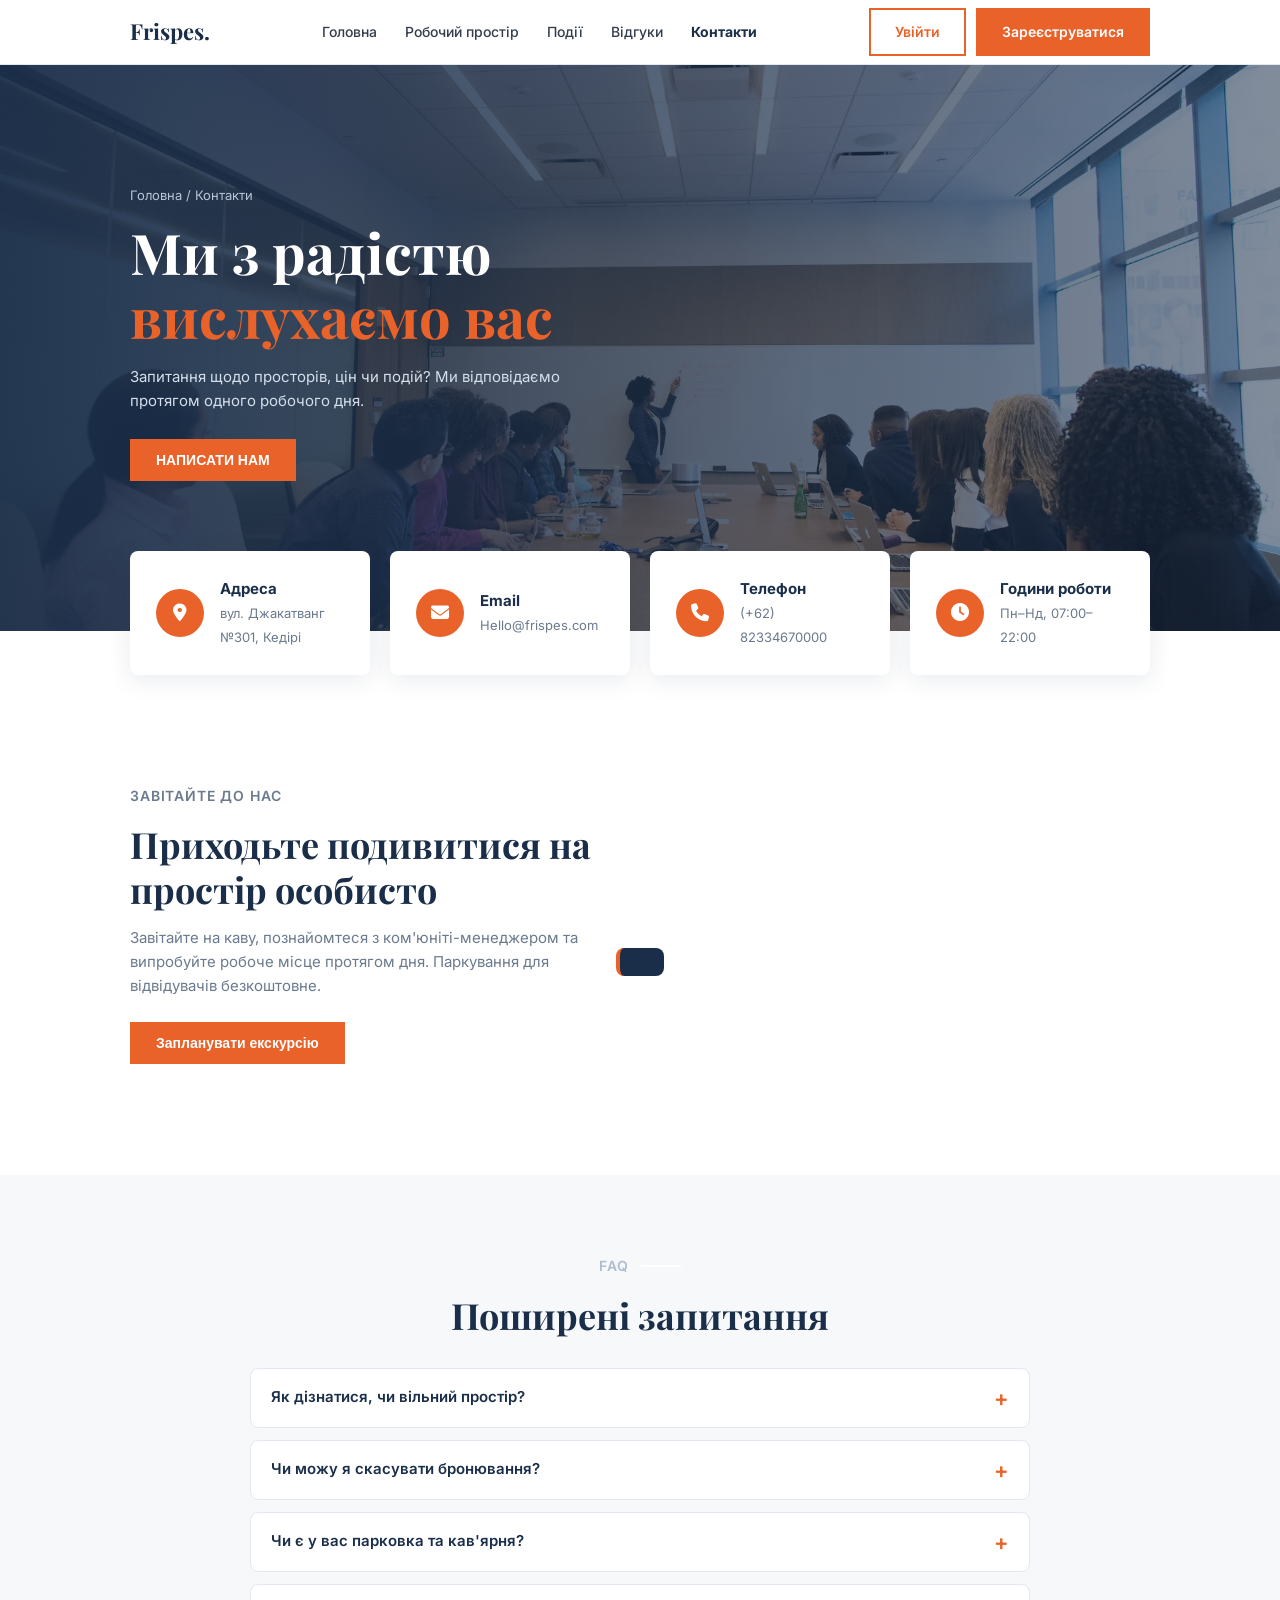
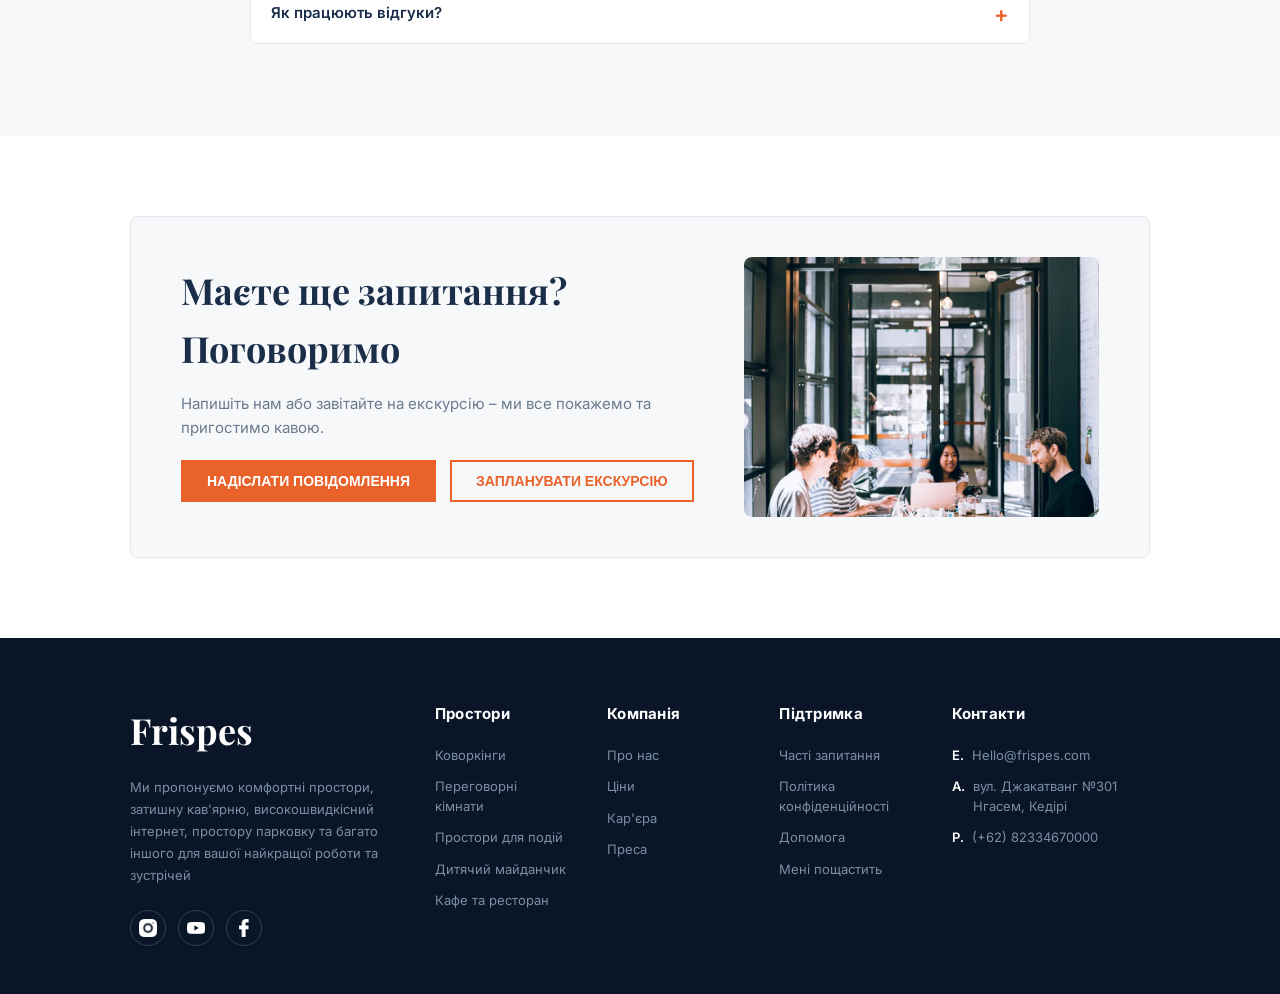
<file: contact.html>
<!doctype html>
<html lang="uk">
  <head>
    <meta charset="UTF-8" />
    <meta name="viewport" content="width=device-width, initial-scale=1.0" />
    <title>Контакти – Frispes</title>
    <meta name="description" content="Зв'яжіться з Frispes: напишіть нам, запишіться на екскурсію коворкінгом або знайдіть відповіді на поширені запитання про бронювання." />
    <link rel="stylesheet" href="style.css" />
    <link rel="stylesheet" href="pages.css" />
    <link
      rel="stylesheet"
      href="https://cdnjs.cloudflare.com/ajax/libs/font-awesome/6.5.0/css/all.min.css"
    />
    <link
      href="https://fonts.googleapis.com/css2?family=Inter:wght@400;500;600;700&family=Playfair+Display:wght@700&display=swap"
      rel="stylesheet"
    />
  </head>
  <body>
    <!-- HEADER / NAV -->
    <header class="header" id="header">
      <div class="container header__inner">
        <a href="index.html" class="logo">Frispes.</a>
        <nav class="nav">
          <ul class="nav__list">
            <li><a href="index.html" class="nav__link">Головна</a></li>
            <li><a href="workspace.html" class="nav__link">Робочий простір</a></li>
            <li><a href="events.html" class="nav__link">Події</a></li>
            <li><a href="index.html#reviews" class="nav__link">Відгуки</a></li>
            <li><a href="contact.html" class="nav__link active">Контакти</a></li>
          </ul>
        </nav>
        <div class="header__actions">
          <a href="404.html" class="btn btn--ghost">Увійти</a>
          <a href="contact.html" class="btn btn--primary">Зареєструватися</a>
        </div>
        <button class="burger" id="burger" aria-label="Переключити меню" aria-expanded="false">
          <span></span><span></span><span></span>
        </button>
      </div>
    </header>
    <!-- MOBILE NAV -->
    <div class="mobile-nav" id="mobileNav">
      <ul class="mobile-nav__list">
        <li><a href="index.html" class="mobile-nav__link">Головна</a></li>
        <li><a href="workspace.html" class="mobile-nav__link">Робочий простір</a></li>
        <li><a href="events.html" class="mobile-nav__link">Події</a></li>
        <li><a href="index.html#reviews" class="mobile-nav__link">Відгуки</a></li>
        <li><a href="contact.html" class="mobile-nav__link">Контакти</a></li>
        <li class="mobile-nav__actions">
          <a href="404.html" class="btn btn--ghost">Увійти</a>
          <a href="contact.html" class="btn btn--primary">Зареєструватися</a>
        </li>
      </ul>
    </div>
    <!-- MAIN -->
    <main>
      <!-- HERO -->
      <section class="ph" style="background-image: url(images/immersive4.png)">
        <div class="container">
          <p class="crumbs"><a href="index.html">Головна</a> / Контакти</p>
          <h1>Ми з радістю <span class="accent">вислухаємо вас</span></h1>
          <p class="lead">
            Запитання щодо просторів, цін чи подій? Ми відповідаємо протягом одного робочого дня.
          </p>
          <button class="btn btn--primary" data-open="m-msg">НАПИСАТИ НАМ</button>
        </div>
      </section>
      <!-- INFO CARDS -->
      <div class="container infos">
        <div class="info">
          <div class="ico"><i class="fa-solid fa-location-dot"></i></div>
          <div><strong>Адреса</strong><span>вул. Джакатванг №301, Кедірі</span></div>
        </div>
        <div class="info">
          <div class="ico"><i class="fa-solid fa-envelope"></i></div>
          <div><strong>Email</strong><span>Hello@frispes.com</span></div>
        </div>
        <div class="info">
          <div class="ico"><i class="fa-solid fa-phone"></i></div>
          <div><strong>Телефон</strong><span>(+62) 82334670000</span></div>
        </div>
        <div class="info">
          <div class="ico"><i class="fa-solid fa-clock"></i></div>
          <div><strong>Години роботи</strong><span>Пн–Нд, 07:00–22:00</span></div>
        </div>
      </div>
      <!-- SECTION -->
      <section class="sec">
        <div class="container splitx">
          <div>
            <p class="eyebrow">Завітайте до нас <span class="eyebrow__line"></span></p>
            <h2 class="section-title">Приходьте подивитися на простір особисто</h2>
            <p style="margin: 14px 0; color: var(--muted)">
              Завітайте на каву, познайомтеся з ком'юніті-менеджером та випробуйте робоче місце протягом дня. Паркування для відвідувачів безкоштовне.
            </p>
            <button class="btn btn--primary" data-open="m-tour">Запланувати екскурсію</button>
          </div>
          <iframe
            class="map"
            title="Карта"
            loading="lazy"
            src="https://www.openstreetmap.org/export/embed.html?bbox=111.95,-7.85,112.05,-7.78&amp;layer=mapnik"
          ></iframe>
        </div>
      </section>
      <!-- LIGHT SECTION -->
      <section class="sec sec--light" id="faq">
        <div class="container">
          <div class="center">
            <p class="eyebrow">FAQ <span class="eyebrow__line"></span></p>
            <h2 class="section-title">Поширені запитання</h2>
          </div>
          <div class="acc">
            <div class="acc__i">
              <button class="acc__q">Як дізнатися, чи вільний простір?</button>
              <div class="acc__a">
                <p>
                  Відкрийте розділ «Робочий простір», оберіть місце та дату у формі бронювання – ми підтвердимо доступність електронною поштою протягом кількох годин.
                </p>
              </div>
            </div>
            <div class="acc__i">
              <button class="acc__q">Чи можу я скасувати бронювання?</button>
              <div class="acc__a"><p>Так, безкоштовно за 24 години до початку.</p></div>
            </div>
            <div class="acc__i">
              <button class="acc__q">Чи є у вас парковка та кав'ярня?</button>
              <div class="acc__a">
                <p>І те, і інше: парковка під охороною та затишна кав'ярня з безкоштовною кавою для резидентів.</p>
              </div>
            </div>
            <div class="acc__i">
              <button class="acc__q">Як працюють відгуки?</button>
              <div class="acc__a">
                <p>Після вашого візиту ви отримаєте короткий лист із посиланням для оцінки простору.</p>
              </div>
            </div>
          </div>
        </div>
      </section>
      <!-- SECTION -->
      <section class="sec">
        <div class="container">
          <!-- CTA: light card with photo on the right -->
          <div class="cta cta--light">
            <div class="cta__text">
              <h2>Маєте ще запитання? Поговоримо</h2>
              <p>Напишіть нам або завітайте на екскурсію – ми все покажемо та пригостимо кавою.</p>
              <button class="btn btn--primary" data-open="m-msg">НАДІСЛАТИ ПОВІДОМЛЕННЯ</button>
              <button class="btn btn--ghost" data-open="m-tour">ЗАПЛАНУВАТИ ЕКСКУРСІЮ</button>
            </div>
            <div class="pic">
              <img src="images/immersive2.png" alt="Команда Frispes" />
            </div>
          </div>
        </div>
      </section>
      <!-- MODAL -->
      <div class="modal" id="m-msg">
        <form
          id="contactForm"
          class="formbox"
          data-form
          data-ok="Дякуємо! Повідомлення надіслано."
          novalidate
        >
          <button type="button" class="mx">&times;</button>
          <h3>Надіслати нам повідомлення</h3>
          <div class="row">
            <div class="field">
              <label for="cn">Ім'я</label
              ><input
                id="cn"
                name="cn"
                type="text"
                placeholder="Ваше ім'я"
                data-v="required,min:3"
              /><span class="msg"></span>
            </div>
            <div class="field">
              <label for="ce">Email</label
              ><input
                id="ce"
                name="ce"
                type="email"
                placeholder="you@company.com"
                data-v="required,email"
              /><span class="msg"></span>
            </div>
          </div>
          <div class="field">
            <label for="ct">Тема</label
            ><select id="ct" data-v="required">
              <option value="">Оберіть тему…</option>
              <option>Бронювання</option>
              <option>Ціни</option>
              <option>Події</option>
              <option>Партнерство</option></select
            ><span class="msg"></span>
          </div>
          <div class="field">
            <label for="msgText">Повідомлення</label
            ><textarea
              id="msgText"
              maxlength="500"
              data-v="required,min:10"
              placeholder="Чим ми можемо допомогти?"
            ></textarea
            ><span class="msg"></span><span class="hint" id="cnt">0 / 500</span>
          </div>
          <button class="btn btn--primary btn--full" type="submit">НАДІСЛАТИ ПОВІДОМЛЕННЯ</button>
        </form>
      </div>
      <!-- MODAL -->
      <div class="modal" id="m-tour">
        <form
          class="formbox"
          data-form
          data-ok="Екскурсію заплановано! Ми зателефонуємо."
          novalidate
        >
          <button type="button" class="mx">&times;</button>
          <h3>Запланувати екскурсію</h3>
          <div class="field">
            <label for="tn">Ім'я</label
            ><input
              id="tn"
              name="tn"
              type="text"
              placeholder="Ваше ім'я"
              data-v="required,min:3"
            /><span class="msg"></span>
          </div>
          <div class="field">
            <label for="tp">Телефон</label
            ><input id="tp" name="tp" type="tel" placeholder="+62 …" data-v="required,min:7" /><span
              class="msg"
            ></span>
          </div>
          <div class="field">
            <label for="td">Дата</label
            ><input id="td" name="td" type="date" data-v="future" /><span
              class="msg"
            ></span>
          </div>
          <button class="btn btn--primary btn--full" type="submit">ЗАБРОНЮВАТИ ЕКСКУРСІЮ</button>
        </form>
      </div>
    </main>
    <!-- FOOTER -->
    <footer class="footer">
      <div class="container footer__inner">
        <div class="footer__brand">
          <a href="index.html" class="logo logo--white">Frispes</a>
          <p>Ми пропонуємо комфортні простори, затишну кав'ярню, високошвидкісний інтернет, простору парковку та багато іншого для вашої найкращої роботи та зустрічей</p>
          <div class="footer__socials">
            <a href="https://www.instagram.com/" target="_blank" rel="noopener noreferrer" aria-label="Instagram" class="footer__social-link">
              <img src="images/instagramicon.png" alt="Instagram">
            </a>
            <a href="https://www.youtube.com/" target="_blank" rel="noopener noreferrer" aria-label="YouTube" class="footer__social-link">
              <img src="images/youtubeicon.png" alt="YouTube">
            </a>
            <a href="https://www.facebook.com/" target="_blank" rel="noopener noreferrer" aria-label="Facebook" class="footer__social-link">
              <img src="images/facebookicon.png" alt="Facebook">
            </a>
          </div>
        </div>

        <div class="footer__col">
          <h3>Простори</h3>
          <ul>
            <li><a href="workspace.html">Коворкінги</a></li>
            <li><a href="workspace.html">Переговорні кімнати</a></li>
            <li><a href="events.html">Простори для подій</a></li>
            <li><a href="index.html#facilities">Дитячий майданчик</a></li>
            <li><a href="index.html#facilities">Кафе та ресторан</a></li>
          </ul>
        </div>
        <div class="footer__col">
          <h3>Компанія</h3>
          <ul>
            <li><a href="index.html#about">Про нас</a></li>
            <li><a href="workspace.html#pricing">Ціни</a></li>
            <li>Кар'єра</li>
            <li>Преса</li>
          </ul>
        </div>
        <div class="footer__col">
          <h3>Підтримка</h3>
          <ul>
            <li><a href="contact.html#faq">Часті запитання</a></li>
            <li>Політика конфіденційності</li>
            <li><a href="contact.html#faq">Допомога</a></li>
            <li><a href="workspace.html" id="luckyLink">Мені пощастить</a></li>
          </ul>
        </div>
        <div class="footer__col">
          <h3>Контакти</h3>
          <ul class="footer__contact">
            <li><span class="contact-label">E.</span> Hello@frispes.com</li>
            <li><span class="contact-label">A.</span> вул. Джакатванг №301 Нгасем, Кедірі</li>
            <li><span class="contact-label">P.</span> (+62) 82334670000</li>
          </ul>
        </div>
      </div>
    </footer>
    <div class="toast" id="toast"></div>
    <script src="pages.js"></script>
  </body>
</html>
</file>
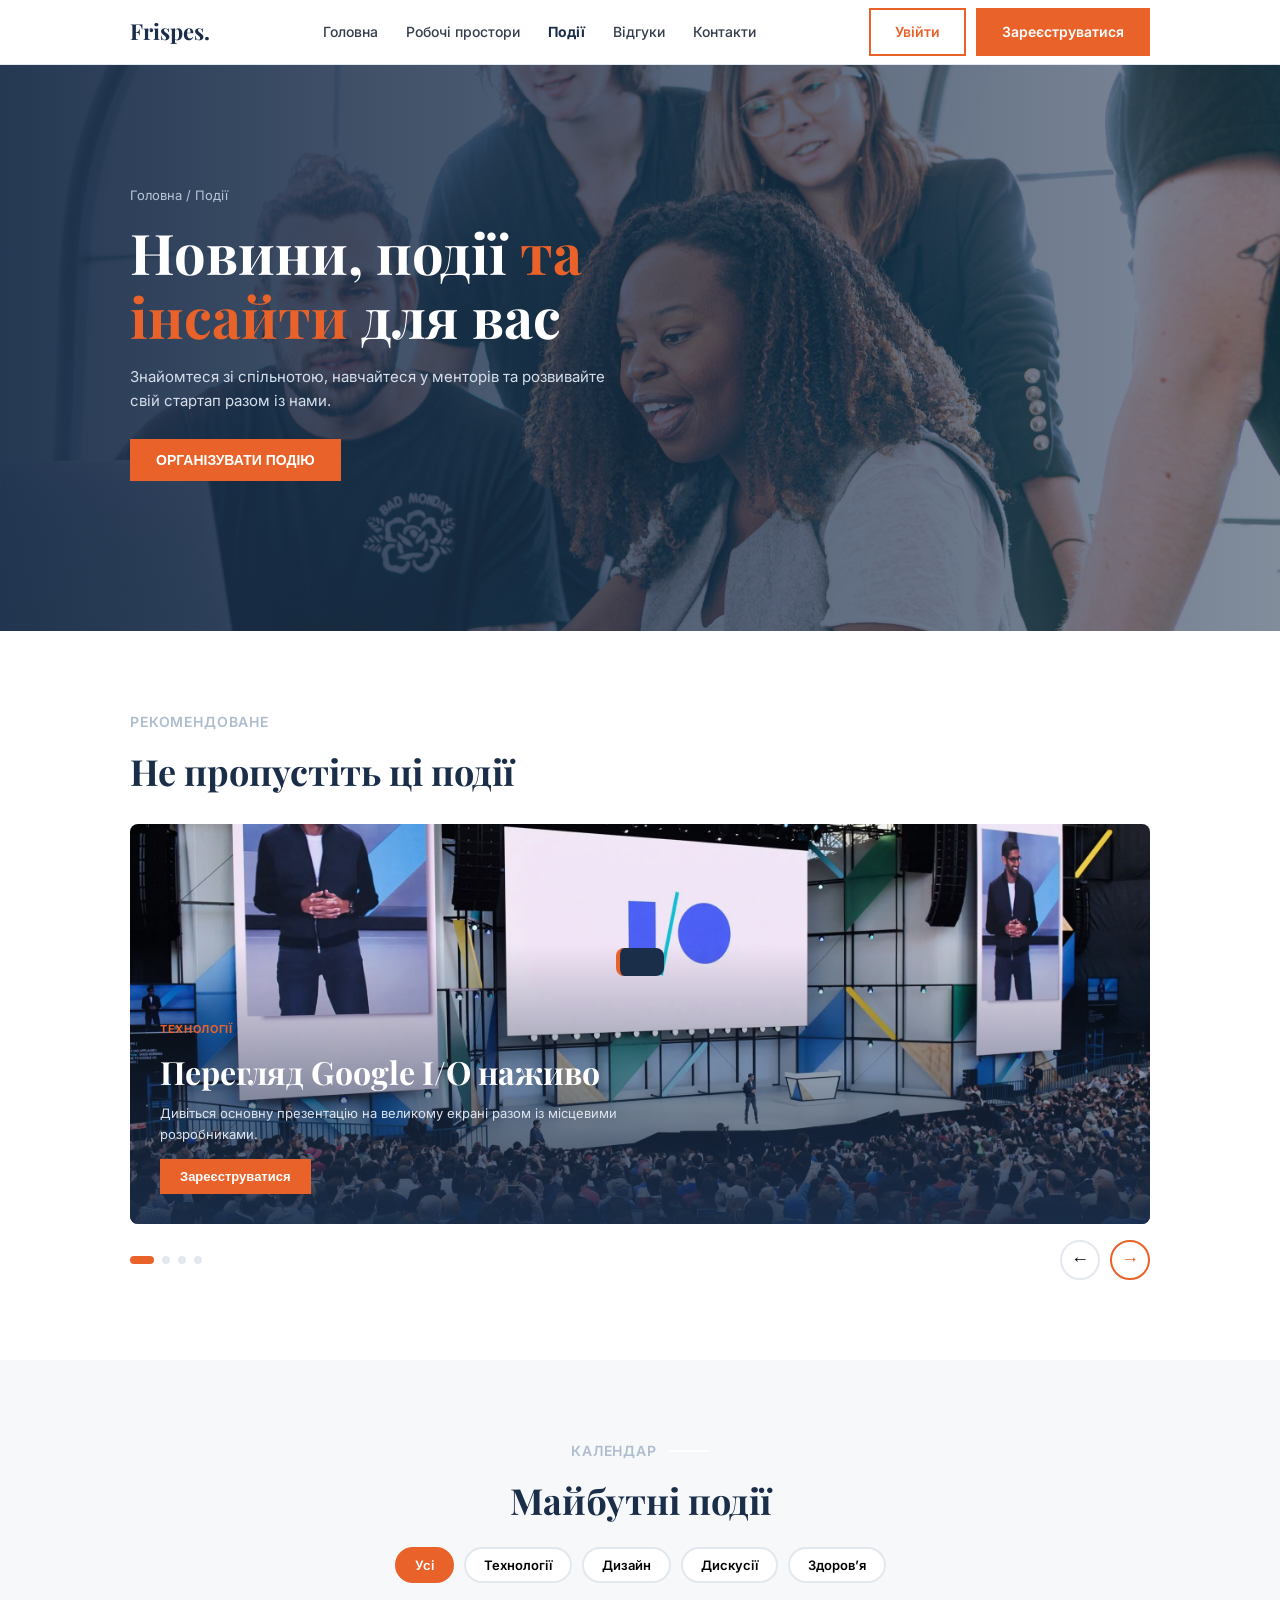
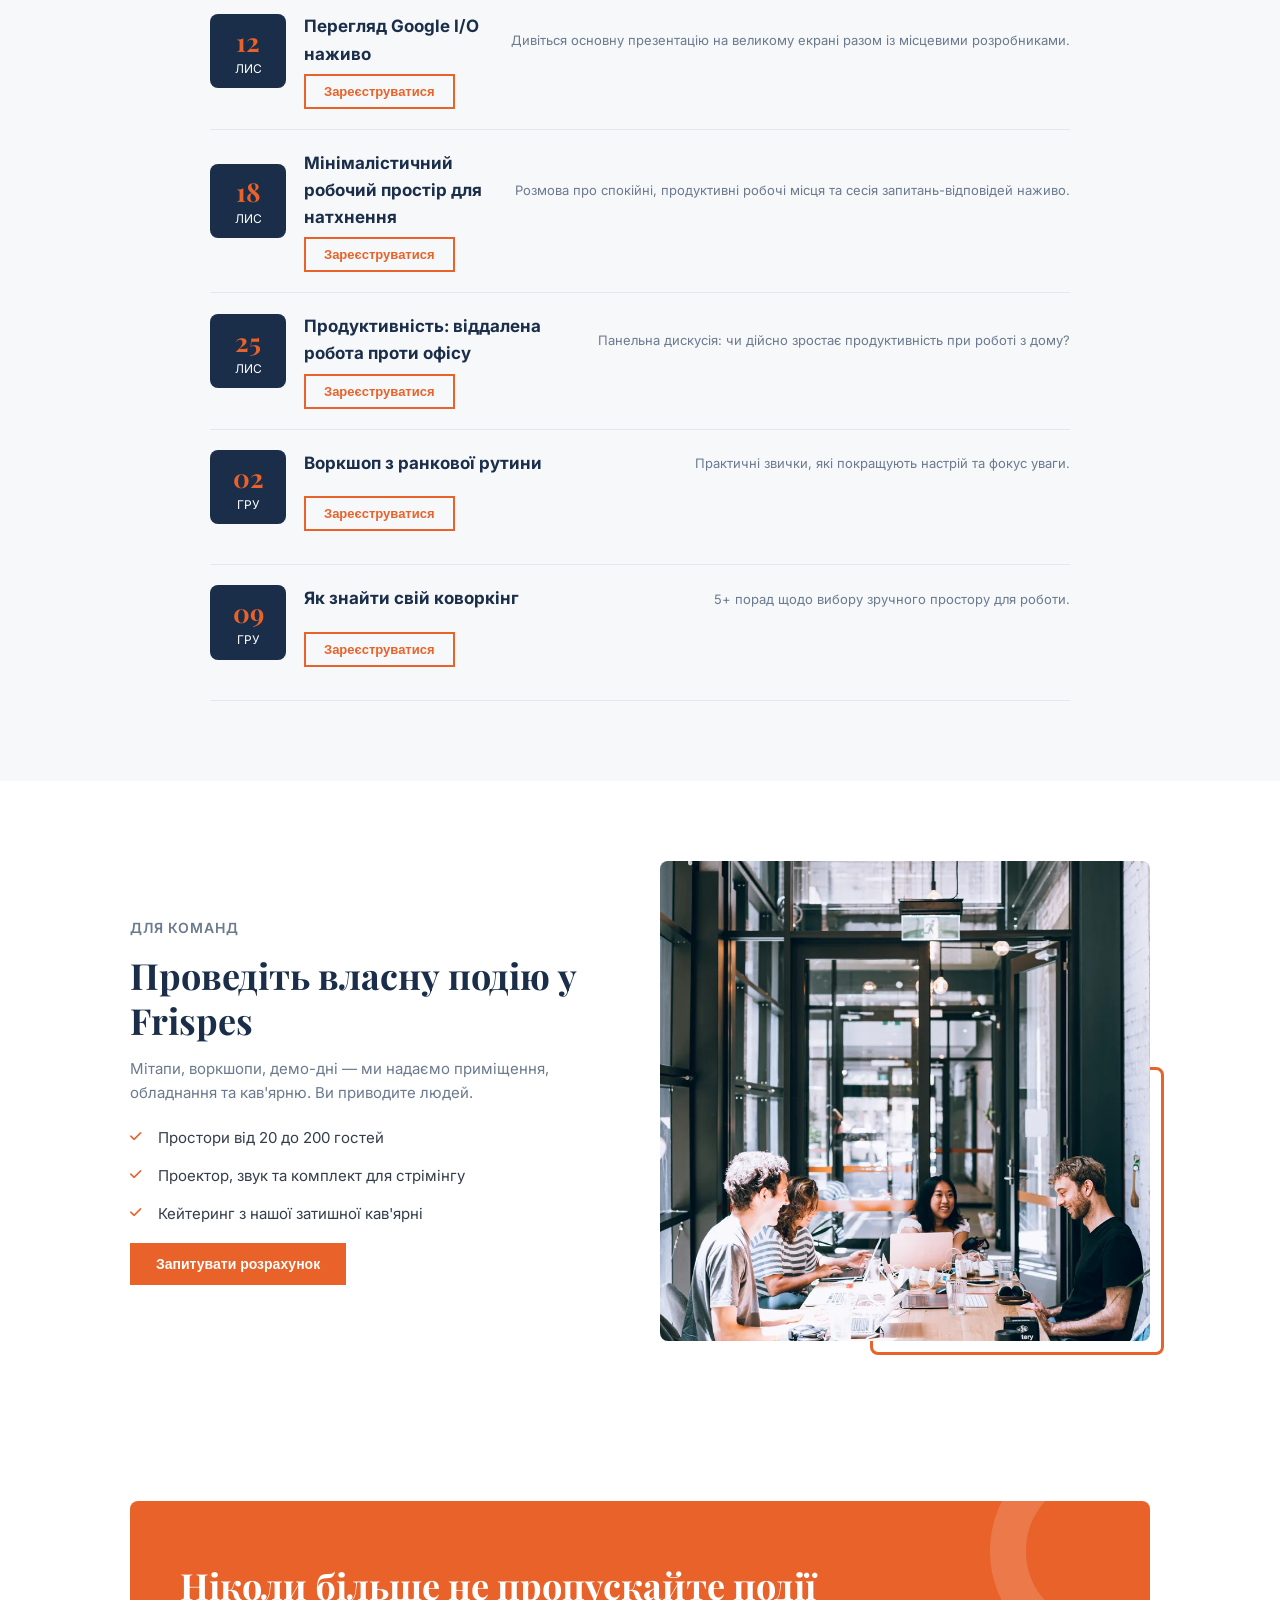
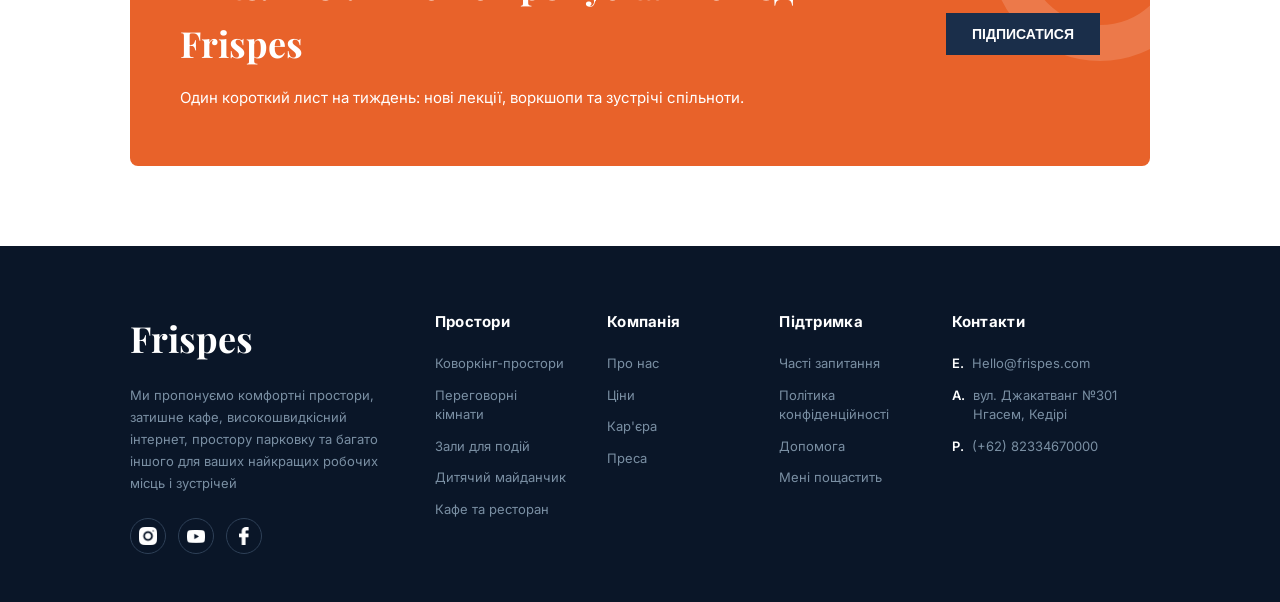
<file: events.html>
<!doctype html>
<html lang="uk">
  <head>
    <meta charset="UTF-8" />
    <meta name="viewport" content="width=device-width, initial-scale=1.0" />
    <title>Події – Frispes</title>
    <meta name="description" content="Календар подій Frispes: технологічні зустрічі, лекції з дизайну, воркшопи й дискусії для спільноти коворкінгу. Зареєструйтеся онлайн." />
    <link rel="stylesheet" href="style.css" />
    <link rel="stylesheet" href="pages.css" />
    <link
      rel="stylesheet"
      href="https://cdnjs.cloudflare.com/ajax/libs/font-awesome/6.5.0/css/all.min.css"
    />
    <link
      href="https://fonts.googleapis.com/css2?family=Inter:wght@400;500;600;700&family=Playfair+Display:wght@700&display=swap"
      rel="stylesheet"
    />
  </head>
  <body>
    <!-- HEADER / NAV -->
    <header class="header" id="header">
      <div class="container header__inner">
        <a href="index.html" class="logo">Frispes.</a>
        <nav class="nav">
          <ul class="nav__list">
            <li><a href="index.html" class="nav__link">Головна</a></li>
            <li><a href="workspace.html" class="nav__link">Робочі простори</a></li>
            <li><a href="events.html" class="nav__link active">Події</a></li>
            <li><a href="index.html#reviews" class="nav__link">Відгуки</a></li>
            <li><a href="contact.html" class="nav__link">Контакти</a></li>
          </ul>
        </nav>
        <div class="header__actions">
          <a href="404.html" class="btn btn--ghost">Увійти</a>
          <a href="contact.html" class="btn btn--primary">Зареєструватися</a>
        </div>
        <button class="burger" id="burger" aria-label="Переключити меню" aria-expanded="false">
          <span></span><span></span><span></span>
        </button>
      </div>
    </header>
    <!-- MOBILE NAV -->
    <div class="mobile-nav" id="mobileNav">
      <ul class="mobile-nav__list">
        <li><a href="index.html" class="mobile-nav__link">Головна</a></li>
        <li><a href="workspace.html" class="mobile-nav__link">Робочі простори</a></li>
        <li><a href="events.html" class="mobile-nav__link">Події</a></li>
        <li><a href="index.html#reviews" class="mobile-nav__link">Відгуки</a></li>
        <li><a href="contact.html" class="mobile-nav__link">Контакти</a></li>
        <li class="mobile-nav__actions">
          <a href="404.html" class="btn btn--ghost">Увійти</a>
          <a href="contact.html" class="btn btn--primary">Зареєструватися</a>
        </li>
      </ul>
    </div>
    <!-- MAIN -->
    <main>
      <!-- HERO -->
      <section class="ph" style="background-image: url(images/news4.png)">
        <div class="container">
          <p class="crumbs"><a href="index.html">Головна</a> / Події</p>
          <h1>Новини, події <span class="accent">та інсайти</span> для вас</h1>
          <p class="lead">Знайомтеся зі спільнотою, навчайтеся у менторів та розвивайте свій стартап разом із нами.</p>
          <button class="btn btn--primary" data-open="m-host">ОРГАНІЗУВАТИ ПОДІЮ</button>
        </div>
      </section>
      <!-- SECTION -->
      <section class="sec">
        <div class="container">
          <p class="eyebrow">Рекомендоване <span class="eyebrow__line"></span></p>
          <h2 class="section-title">Не пропустіть ці події</h2>
          <div class="swiper" id="swiper" style="margin-top: 30px">
            <div class="swiper__track" id="swTrack"></div>
          </div>
          <div class="swiper__ctl">
            <div class="slider-dots" id="swDots" style="margin: 0"></div>
            <div class="slider-arrows">
              <button class="arrow arrow--prev" id="swPrev" aria-label="Назад">&#8592;</button
              ><button class="arrow arrow--next" id="swNext" aria-label="Вперед">&#8594;</button>
            </div>
          </div>
        </div>
      </section>
      <!-- LIGHT SECTION -->
      <section class="sec sec--light">
        <div class="container">
          <div class="center">
            <p class="eyebrow">Календар <span class="eyebrow__line"></span></p>
            <h2 class="section-title">Майбутні події</h2>
          </div>
          <div class="filters" data-filter=".ev" id="filters"></div>
          <div id="eventList" style="max-width: 860px; margin: 0 auto"></div>
        </div>
      </section>
      <!-- SECTION -->
      <section class="sec">
        <div class="container splitx rev">
          <div class="pic">
            <img src="images/immersive2.png" alt="Проведіть власну подію у Frispes" loading="lazy" />
          </div>
          <div>
            <p class="eyebrow">Для команд <span class="eyebrow__line"></span></p>
            <h2 class="section-title">Проведіть власну подію у Frispes</h2>
            <p style="margin-top: 12px">
              Мітапи, воркшопи, демо-дні — ми надаємо приміщення, обладнання та кав'ярню. Ви
              приводите людей.
            </p>
            <ul class="ticks">
              <li>Простори від 20 до 200 гостей</li>
              <li>Проектор, звук та комплект для стрімінгу</li>
              <li>Кейтеринг з нашої затишної кав'ярні</li>
            </ul>
            <button class="btn btn--primary" data-open="m-host">Запитувати розрахунок</button>
          </div>
        </div>
      </section>
      <!-- SECTION -->
      <section class="sec">
        <div class="container">
          <!-- CTA: orange block with button on the right -->
          <div class="cta cta--orange">
            <div>
              <h2>Ніколи більше не пропускайте події Frispes</h2>
              <p>Один короткий лист на тиждень: нові лекції, воркшопи та зустрічі спільноти.</p>
            </div>
            <button class="btn btn--dark" data-open="m-news">ПІДПИСАТИСЯ</button>
          </div>
        </div>
      </section>
      <!-- MODAL -->
      <div class="modal" id="m-reg">
        <form class="formbox" data-form data-ok="Ви зареєстровані! Перевірте пошту." novalidate>
          <button type="button" class="mx">&times;</button>
          <h3>Реєстрація на подію</h3>
          <p class="tag" id="evName" style="margin-bottom: 14px"></p>
          <div class="field">
            <label for="rn">Повне ім'я</label
            ><input
              id="rn"
              name="rn"
              type="text"
              placeholder="Іван Іванов"
              data-v="required,min:3"
            /><span class="msg"></span>
          </div>
          <div class="field">
            <label for="re">Email</label
            ><input
              id="re"
              name="re"
              type="email"
              placeholder="you@company.com"
              data-v="required,email"
            /><span class="msg"></span>
          </div>
          <button class="btn btn--primary btn--full" type="submit">ПІДТВЕРДИТИ</button>
        </form>
      </div>
      <!-- MODAL -->
      <div class="modal" id="m-host">
        <form
          class="formbox"
          data-form
          data-ok="Запит надіслано! Ми звʼяжемось із вами."
          novalidate
        >
          <button type="button" class="mx">&times;</button>
          <h3>Організувати подію</h3>
          <div class="field">
            <label for="hn">Ваше ім'я</label
            ><input
              id="hn"
              name="hn"
              type="text"
              placeholder="Ваше ім'я"
              data-v="required,min:3"
            /><span class="msg"></span>
          </div>
          <div class="field">
            <label for="he">Email</label
            ><input
              id="he"
              name="he"
              type="email"
              placeholder="you@company.com"
              data-v="required,email"
            /><span class="msg"></span>
          </div>
          <div class="field">
            <label for="hg">Кількість гостей</label
            ><input
              id="hg"
              name="hg"
              type="number"
              placeholder=""
              data-v="required"
              min="5"
              value="30"
            /><span class="msg"></span>
          </div>
          <div class="field">
            <label for="hd">Дата</label
            ><input id="hd" name="hd" type="date" data-v="future" /><span
              class="msg"
            ></span>
          </div>
          <button class="btn btn--primary btn--full" type="submit">НАДІСЛАТИ ЗАПИТ</button>
        </form>
      </div>
      <!-- MODAL -->
      <div class="modal" id="m-news">
        <form class="formbox" data-form data-ok="Ви підписані на новини Frispes!" novalidate>
          <button type="button" class="mx">&times;</button>
          <h3>Підписка на події</h3>
          <div class="field">
            <label for="ne">Email</label
            ><input
              id="ne"
              name="ne"
              type="email"
              placeholder="you@company.com"
              data-v="required,email"
            /><span class="msg"></span>
          </div>
          <button class="btn btn--primary btn--full" type="submit">ПІДПИСАТИСЯ</button>
        </form>
      </div>
    </main>
    <!-- FOOTER -->
  <footer class="footer">
  <div class="container footer__inner">
    <div class="footer__brand">
      <a href="index.html" class="logo logo--white">Frispes</a>
      <p>Ми пропонуємо комфортні простори, затишне кафе, високошвидкісний інтернет, простору парковку та багато іншого для ваших найкращих робочих місць і зустрічей</p>
    <div class="footer__socials">
  <a href="https://www.instagram.com/" target="_blank" rel="noopener noreferrer" aria-label="Instagram" class="footer__social-link">
    <img src="images/instagramicon.png" alt="Instagram">
  </a>
  <a href="https://www.youtube.com/" target="_blank" rel="noopener noreferrer" aria-label="YouTube" class="footer__social-link">
    <img src="images/youtubeicon.png" alt="YouTube">
  </a>
  <a href="https://www.facebook.com/" target="_blank" rel="noopener noreferrer" aria-label="Facebook" class="footer__social-link">
    <img src="images/facebookicon.png" alt="Facebook">
  </a>
</div>
    </div>

    <div class="footer__col">
      <h3>Простори</h3>
      <ul>
        <li><a href="workspace.html">Коворкінг-простори</a></li>
        <li><a href="workspace.html">Переговорні кімнати</a></li>
        <li><a href="events.html">Зали для подій</a></li>
        <li><a href="index.html#facilities">Дитячий майданчик</a></li>
        <li><a href="index.html#facilities">Кафе та ресторан</a></li>
      </ul>
    </div>
    <div class="footer__col">
      <h3>Компанія</h3>
      <ul>
        <li><a href="index.html#about">Про нас</a></li>
        <li><a href="workspace.html#pricing">Ціни</a></li>
        <li>Кар'єра</li>
        <li>Преса</li>
      </ul>
    </div>
    <div class="footer__col">
      <h3>Підтримка</h3>
      <ul>
        <li><a href="contact.html#faq">Часті запитання</a></li>
        <li>Політика конфіденційності</li>
        <li><a href="contact.html#faq">Допомога</a></li>
        <li><a href="workspace.html" id="luckyLink">Мені пощастить</a></li>
      </ul>
    </div>
    <div class="footer__col">
      <h3>Контакти</h3>
      <ul class="footer__contact">
        <li><span class="contact-label">E.</span> Hello@frispes.com</li>
        <li><span class="contact-label">A.</span> вул. Джакатванг №301 Нгасем, Кедірі</li>
        <li><span class="contact-label">P.</span> (+62) 82334670000</li>
      </ul>
    </div>
  </div>
</footer>
    <div class="toast" id="toast"></div>
    <script src="events-data.js"></script>
    <script src="pages.js"></script>
  </body>
</html>
</file>
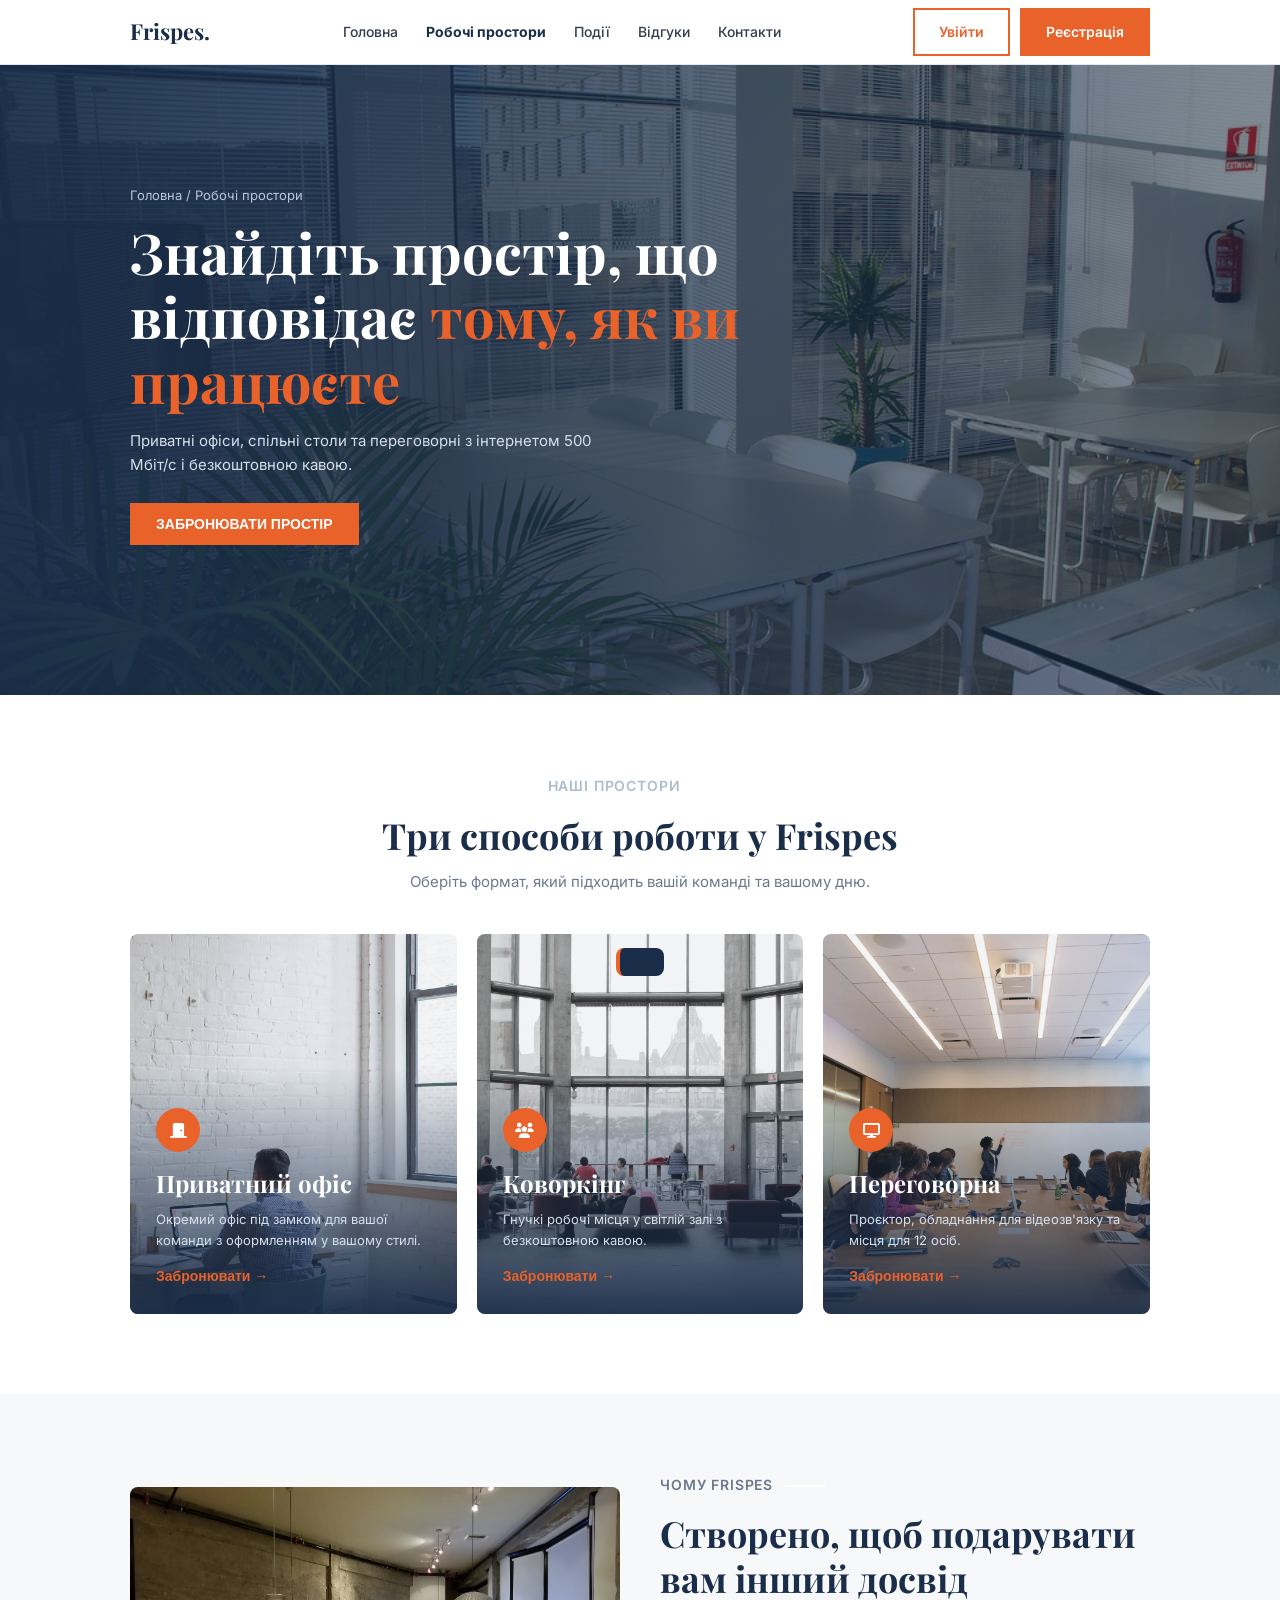
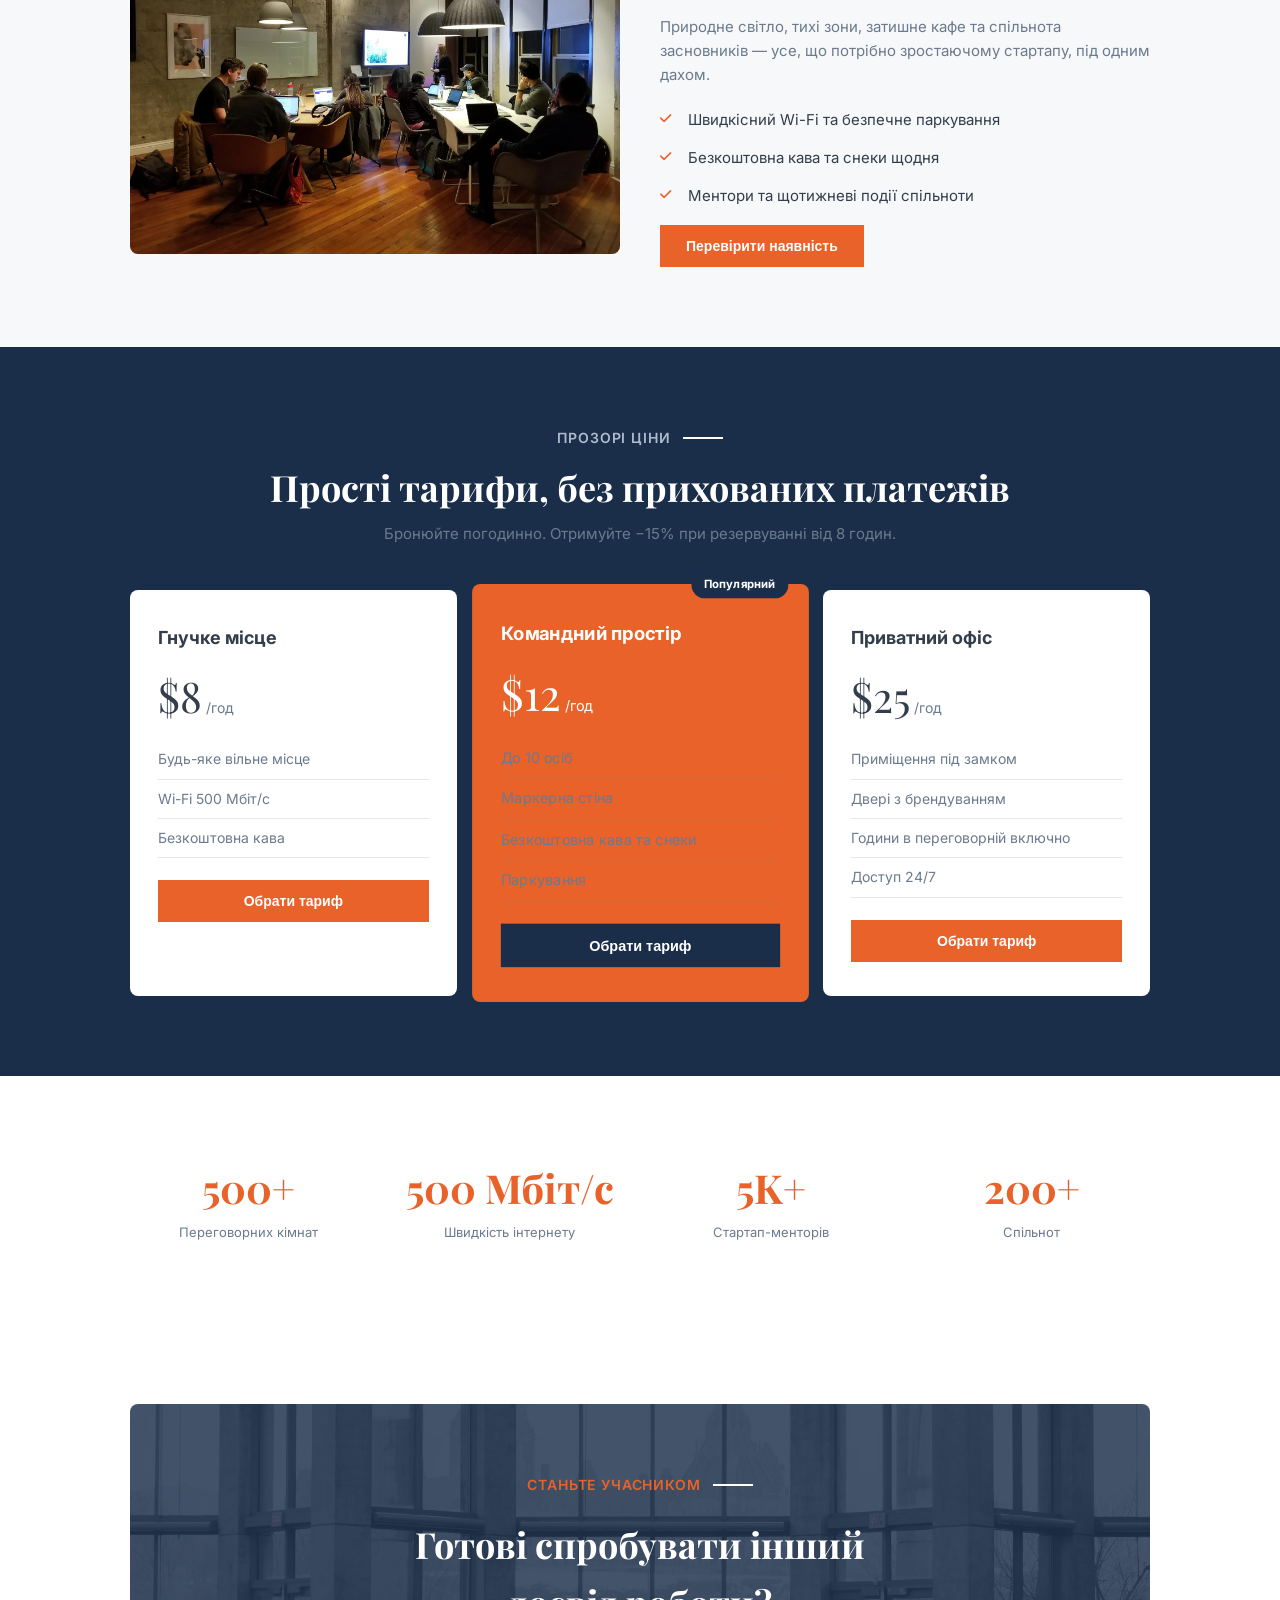
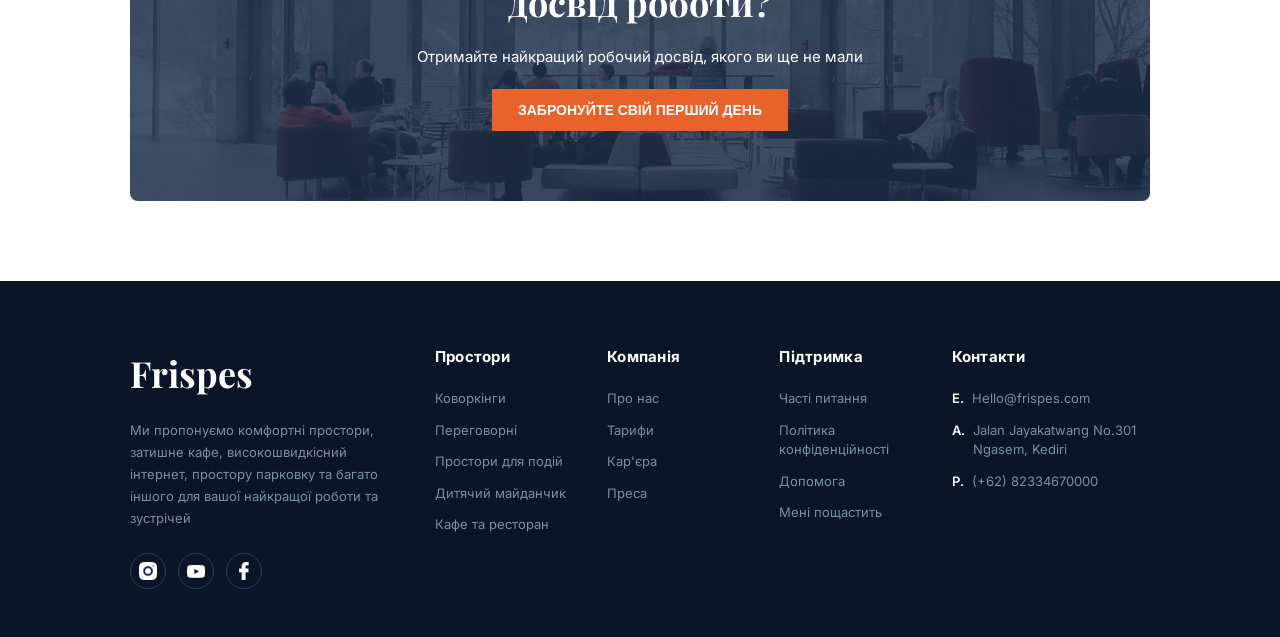
<file: workspace.html>
<!doctype html>
<html lang="uk">
  <head>
    <meta charset="UTF-8" />
    <meta name="viewport" content="width=device-width, initial-scale=1.0" />
    <title>Робочі простори – Frispes</title>
    <meta name="description" content="Оберіть робочий простір Frispes: приватний офіс, коворкінг або переговорна. Прозорі тарифи без прихованих платежів і швидке онлайн-бронювання." />
    <link rel="stylesheet" href="style.css" />
    <link rel="stylesheet" href="pages.css" />
    <link
      rel="stylesheet"
      href="https://cdnjs.cloudflare.com/ajax/libs/font-awesome/6.5.0/css/all.min.css"
    />
    <link
      href="https://fonts.googleapis.com/css2?family=Inter:wght@400;500;600;700&family=Playfair+Display:wght@700&display=swap"
      rel="stylesheet"
    />
  </head>
  <body>
    <!-- HEADER / NAV -->
    <header class="header" id="header">
      <div class="container header__inner">
        <a href="index.html" class="logo">Frispes.</a>
        <nav class="nav">
          <ul class="nav__list">
            <li><a href="index.html" class="nav__link">Головна</a></li>
            <li><a href="workspace.html" class="nav__link active">Робочі простори</a></li>
            <li><a href="events.html" class="nav__link">Події</a></li>
            <li><a href="index.html#reviews" class="nav__link">Відгуки</a></li>
            <li><a href="contact.html" class="nav__link">Контакти</a></li>
          </ul>
        </nav>
        <div class="header__actions">
          <a href="404.html" class="btn btn--ghost">Увійти</a>
          <a href="contact.html" class="btn btn--primary">Реєстрація</a>
        </div>
        <button class="burger" id="burger" aria-label="Перемкнути меню" aria-expanded="false">
          <span></span><span></span><span></span>
        </button>
      </div>
    </header>
    <!-- MOBILE NAV -->
    <div class="mobile-nav" id="mobileNav">
      <ul class="mobile-nav__list">
        <li><a href="index.html" class="mobile-nav__link">Головна</a></li>
        <li><a href="workspace.html" class="mobile-nav__link">Робочі простори</a></li>
        <li><a href="events.html" class="mobile-nav__link">Події</a></li>
        <li><a href="index.html#reviews" class="mobile-nav__link">Відгуки</a></li>
        <li><a href="contact.html" class="mobile-nav__link">Контакти</a></li>
        <li class="mobile-nav__actions">
          <a href="404.html" class="btn btn--ghost">Увійти</a>
          <a href="contact.html" class="btn btn--primary">Реєстрація</a>
        </li>
      </ul>
    </div>
    <!-- MAIN -->
    <main>
      <!-- HERO -->
      <section class="ph" style="background-image: url(images/firstimage.png)">
        <div class="container">
          <p class="crumbs"><a href="index.html">Головна</a> / Робочі простори</p>
          <h1>Знайдіть простір, що відповідає <span class="accent">тому, як ви працюєте</span></h1>
          <p class="lead">
            Приватні офіси, спільні столи та переговорні з інтернетом 500 Мбіт/с і безкоштовною кавою.
          </p>
          <button class="btn btn--primary" data-open="m-book">ЗАБРОНЮВАТИ ПРОСТІР</button>
        </div>
      </section>
      <!-- SECTION -->
      <section class="sec">
        <div class="container">
          <div class="center">
            <p class="eyebrow">Наші простори <span class="eyebrow__line"></span></p>
            <h2 class="section-title">Три способи роботи у Frispes</h2>
            <p class="lead2">Оберіть формат, який підходить вашій команді та вашому дню.</p>
          </div>
          <div class="cards3" style="margin-top: 40px">
            <div class="tcard" style="background-image: url(images/ourspaceimage2.png)">
              <div>
                <i class="fa-solid fa-door-closed"></i>
                <h3>Приватний офіс</h3>
                <p>Окремий офіс під замком для вашої команди з оформленням у вашому стилі.</p>
                <button class="link" data-open="m-book" data-fill="space=Private office">
                  Забронювати →
                </button>
              </div>
            </div>
            <div class="tcard" style="background-image: url(images/immersive1.png)">
              <div>
                <i class="fa-solid fa-users"></i>
                <h3>Коворкінг</h3>
                <p>Гнучкі робочі місця у світлій залі з безкоштовною кавою.</p>
                <button class="link" data-open="m-book" data-fill="space=Co-working desk">
                  Забронювати →
                </button>
              </div>
            </div>
            <div class="tcard" style="background-image: url(images/immersive4.png)">
              <div>
                <i class="fa-solid fa-display"></i>
                <h3>Переговорна</h3>
                <p>Проєктор, обладнання для відеозв'язку та місця для 12 осіб.</p>
                <button class="link" data-open="m-book" data-fill="space=Meeting room">
                  Забронювати →
                </button>
              </div>
            </div>
          </div>
        </div>
      </section>
      <!-- LIGHT SECTION -->
      <section class="sec sec--light">
        <div class="container splitx">
          <div class="pic">
            <img
              src="images/ourspaceimage1.png"
              alt="Створено, щоб подарувати вам інший досвід"
              loading="lazy"
            />
          </div>
          <div>
            <p class="eyebrow">Чому Frispes <span class="eyebrow__line"></span></p>
            <h2 class="section-title">Створено, щоб подарувати вам інший досвід</h2>
            <p style="margin-top: 12px">
              Природне світло, тихі зони, затишне кафе та спільнота засновників — усе, що потрібно
              зростаючому стартапу, під одним дахом.
            </p>
            <ul class="ticks">
              <li>Швидкісний Wi-Fi та безпечне паркування</li>
              <li>Безкоштовна кава та снеки щодня</li>
              <li>Ментори та щотижневі події спільноти</li>
            </ul>
            <button class="btn btn--primary" data-open="m-book">Перевірити наявність</button>
          </div>
        </div>
      </section>
      <!-- DARK SECTION -->
      <section class="sec sec--navy" id="pricing">
        <div class="container">
          <div class="center">
            <p class="eyebrow">Прозорі ціни <span class="eyebrow__line"></span></p>
            <h2 class="section-title">Прості тарифи, без прихованих платежів</h2>
            <p class="lead2">Бронюйте погодинно. Отримуйте −15% при резервуванні від 8 годин.</p>
          </div>
          <div class="plans" style="margin-top: 44px">
            <div class="plan">
              <h3>Гнучке місце</h3>
              <div class="pr">$8<small> /год</small></div>
              <ul>
                <li>Будь-яке вільне місце</li>
                <li>Wi-Fi 500 Мбіт/с</li>
                <li>Безкоштовна кава</li>
              </ul>
              <button class="btn btn--primary" data-open="m-book" data-fill="space=Co-working desk">
                Обрати тариф
              </button>
            </div>
            <div class="plan plan--hot">
              <span class="badge">Популярний</span>
              <h3>Командний простір</h3>
              <div class="pr">$12<small> /год</small></div>
              <ul>
                <li>До 10 осіб</li>
                <li>Маркерна стіна</li>
                <li>Безкоштовна кава та снеки</li>
                <li>Паркування</li>
              </ul>
              <button class="btn btn--primary" data-open="m-book" data-fill="space=Team space">
                Обрати тариф
              </button>
            </div>
            <div class="plan">
              <h3>Приватний офіс</h3>
              <div class="pr">$25<small> /год</small></div>
              <ul>
                <li>Приміщення під замком</li>
                <li>Двері з брендуванням</li>
                <li>Години в переговорній включно</li>
                <li>Доступ 24/7</li>
              </ul>
              <button class="btn btn--primary" data-open="m-book" data-fill="space=Private office">
                Обрати тариф
              </button>
            </div>
          </div>
        </div>
      </section>
      <!-- SECTION -->
      <div class="sec">
        <div class="container stats4">
          <div><strong>500+</strong><span>Переговорних кімнат</span></div>
          <div><strong>500 Мбіт/с</strong><span>Швидкість інтернету</span></div>
          <div><strong>5K+</strong><span>Стартап-менторів</span></div>
          <div><strong>200+</strong><span>Спільнот</span></div>
        </div>
      </div>
      <!-- SECTION -->
      <section class="sec">
        <div class="container">
          <!-- CTA: photo background, centered -->
          <div class="cta cta--photo">
            <p class="eyebrow">Станьте учасником <span class="eyebrow__line"></span></p>
            <h2>Готові спробувати інший досвід роботи?</h2>
            <p>Отримайте найкращий робочий досвід, якого ви ще не мали</p>
            <button class="btn btn--primary" data-open="m-book">ЗАБРОНУЙТЕ СВІЙ ПЕРШИЙ ДЕНЬ</button>
          </div>
        </div>
      </section>
      <!-- MODAL -->
      <div class="modal" id="m-book">
        <form
          id="fmBook"
          class="formbox"
          data-form
          data-ok="Бронювання надіслано! Підтвердження прийде на email."
          novalidate
        >
          <button type="button" class="mx">&times;</button>
          <h3>Забронювати простір</h3>
          <div class="field">
            <label for="space">Простір</label
            ><select id="space" name="space">
              <option data-p="12" value="Team space">Командний простір – $12/год</option>
              <option data-p="25" value="Private office">Приватний офіс – $25/год</option>
              <option data-p="8" value="Co-working desk">Гнучке місце – $8/год</option>
              <option data-p="30" value="Meeting room">Переговорна – $30/год</option>
            </select>
          </div>
          <div class="row">
            <div class="field">
              <label for="date">Дата</label
              ><input id="date" name="date" type="date" data-v="future" /><span
                class="msg"
              ></span>
            </div>
            <div class="field">
              <label for="hours">Години</label
              ><input
                id="hours"
                name="hours"
                type="number"
                placeholder=""
                data-v="required"
                min="1"
                max="12"
                value="2"
              /><span class="msg"></span>
            </div>
          </div>
          <div class="row">
            <div class="field">
              <label for="seats">Місця</label
              ><input
                id="seats"
                name="seats"
                type="number"
                placeholder=""
                data-v="required"
                min="1"
                max="20"
                value="1"
              /><span class="msg"></span>
            </div>
            <div class="field">
              <label for="name">Повне ім'я</label
              ><input
                id="name"
                name="name"
                type="text"
                placeholder="Іван Петренко"
                data-v="required,min:3"
              /><span class="msg"></span>
            </div>
          </div>
          <div class="field">
            <label for="email">Email</label
            ><input
              id="email"
              name="email"
              type="email"
              placeholder="you@company.com"
              data-v="required,email"
            /><span class="msg"></span>
          </div>
          <div class="total"><span>Орієнтовна сума</span><b id="total">$0</b></div>
          <button class="btn btn--primary btn--full" type="submit">ЗАБРОНЮВАТИ</button>
        </form>
      </div>
    </main>
    <!-- FOOTER -->
  <footer class="footer">
  <div class="container footer__inner">
    <div class="footer__brand">
      <a href="index.html" class="logo logo--white">Frispes</a>
      <p>Ми пропонуємо комфортні простори, затишне кафе, високошвидкісний інтернет, простору парковку та багато іншого для вашої найкращої роботи та зустрічей</p>
    <div class="footer__socials">
  <a href="https://www.instagram.com/" target="_blank" rel="noopener noreferrer" aria-label="Instagram" class="footer__social-link">
    <img src="images/instagramicon.png" alt="Instagram">
  </a>
  <a href="https://www.youtube.com/" target="_blank" rel="noopener noreferrer" aria-label="YouTube" class="footer__social-link">
    <img src="images/youtubeicon.png" alt="YouTube">
  </a>
  <a href="https://www.facebook.com/" target="_blank" rel="noopener noreferrer" aria-label="Facebook" class="footer__social-link">
    <img src="images/facebookicon.png" alt="Facebook">
  </a>
</div>
    </div>

    <div class="footer__col">
      <h3>Простори</h3>
      <ul>
        <li><a href="workspace.html">Коворкінги</a></li>
        <li><a href="workspace.html">Переговорні</a></li>
        <li><a href="events.html">Простори для подій</a></li>
        <li><a href="index.html#facilities">Дитячий майданчик</a></li>
        <li><a href="index.html#facilities">Кафе та ресторан</a></li>
      </ul>
    </div>
    <div class="footer__col">
      <h3>Компанія</h3>
      <ul>
        <li><a href="index.html#about">Про нас</a></li>
        <li><a href="workspace.html#pricing">Тарифи</a></li>
        <li>Кар'єра</li>
        <li>Преса</li>
      </ul>
    </div>
    <div class="footer__col">
      <h3>Підтримка</h3>
      <ul>
        <li><a href="contact.html#faq">Часті питання</a></li>
        <li>Політика конфіденційності</li>
        <li><a href="contact.html#faq">Допомога</a></li>
        <li><a href="workspace.html" id="luckyLink">Мені пощастить</a></li>
      </ul>
    </div>
    <div class="footer__col">
      <h3>Контакти</h3>
      <ul class="footer__contact">
        <li><span class="contact-label">E.</span> Hello@frispes.com</li>
        <li><span class="contact-label">A.</span> Jalan Jayakatwang No.301 Ngasem, Kediri</li>
        <li><span class="contact-label">P.</span> (+62) 82334670000</li>
      </ul>
    </div>
  </div>
</footer>
    <div class="toast" id="toast"></div>
    <script src="pages.js"></script>
  </body>
</html>
</file>
<file: style.css>
/* =========================================
   FRISPES – style.css
   Mobile-first, breakpoints:
   320–480 | 481–768 | 769–1024 | 1025–1200 | 1201+
   ========================================= */

/* --- RESET & BASE --- */
*, *::before, *::after { box-sizing: border-box; margin: 0; padding: 0; }

:root {
  --navy:   #1A2E4A;
  --orange: #E8622A;
  --white:  #FFFFFF;
  --light:  #F7F8FA;
  --text:   #333D4B;
  --muted:  #6B7A8E;
  --border: #E3E8EF;

  --font-body:    'Inter', sans-serif;
  --font-display: 'Playfair Display', serif;

  --radius: 8px;
  --shadow: 0 4px 24px rgba(26,46,74,.10);
  --transition: .25s ease;

  --container: 1180px;
  --px: 20px;
}

html { scroll-behavior: smooth; }

body {
  font-family: var(--font-body);
  color: var(--text);
  background: var(--white);
  line-height: 1.6;
  font-size: 15px;
}

img { display: block; max-width: 100%; height: auto; object-fit: cover; }
ul  { list-style: none; }
a   { text-decoration: none; color: inherit; }

/* --- UTILITIES --- */
.container {
  width: 100%;
  max-width: var(--container);
  margin: 0 auto;
  padding: 0 var(--px);
}

.accent { color: var(--orange); }

.btn {
  display: inline-flex;
  align-items: center;
  justify-content: center;
  gap: 6px;
  padding: 11px 24px;
  font-size: 14px;
  font-weight: 600;
  cursor: pointer;
  transition: var(--transition);
  border: 2px solid transparent;
  white-space: nowrap;
}
.btn--primary {
  background: var(--orange);
  color: var(--white);
  border-color: var(--orange);
}
.btn--primary:hover { background: #c94e1a; border-color: #c94e1a; }
.btn--ghost {
  background: transparent;
  color: var(--orange);
  border-color: var(--orange);
}
.btn--ghost:hover { background: var(--orange); color: var(--white); }
.btn--full { width: 100%; }

.eyebrow {
  display: flex;
  align-items: center;
  gap: 12px;
  font-size: 13px;
  font-weight: 600;
  color: var(--navy);
  text-transform: uppercase;
  letter-spacing: .06em;
  margin-bottom: 12px;
}

.section-title {
  font-family: var(--font-display);
  font-size: clamp(22px, 4vw, 36px);
  color: var(--navy);
  line-height: 1.25;
}

.section-header {
  display: flex;
  flex-wrap: wrap;
  gap: 16px;
  align-items: flex-start;
  justify-content: space-between;
  margin-bottom: 32px;
}
.section-header__left { flex: 1 1 200px; }
.section-header__right {
  flex: 1 1 200px;
  display: flex;
  flex-direction: column;
  align-items: flex-end;
  gap: 12px;
}
.section-header__right .section-desc {
  color: var(--muted);
  font-size: 14px;
  text-align: right;
}

.slider-arrows {
  display: flex;
  gap: 10px;
}
.arrow {
  width: 40px;
  height: 40px;
  border-radius: 50%;
  border: 2px solid var(--border);
  background: var(--white);
  cursor: pointer;
  font-size: 18px;
  display: flex;
  align-items: center;
  justify-content: center;
  transition: var(--transition);
}
.arrow--next { border-color: var(--orange); color: var(--orange); }
.arrow:hover { background: var(--orange); color: var(--white); border-color: var(--orange); }

.slider-dots {
  display: flex;
  justify-content: center;
  gap: 8px;
  margin-top: 20px;
}
.dot {
  width: 8px;
  height: 8px;
  border-radius: 50%;
  background: var(--border);
  cursor: pointer;
  transition: var(--transition);
}
.dot.active { background: var(--orange); width: 24px; border-radius: 4px; }

/* --- HEADER --- */
.header {
  position: sticky;
  top: 0;
  z-index: 100;
  background: var(--white);
  border-bottom: 1px solid var(--border);
}
.header__inner {
  display: flex;
  align-items: center;
  justify-content: space-between;
  height: 64px;
  gap: 16px;
}

.logo {
  font-family: var(--font-display);
  font-size: 22px;
  font-weight: 700;
  color: var(--navy);
  flex-shrink: 0;
}
.logo--white { color: var(--white); }

.nav { display: none; }

.nav__list {
  display: flex;
  gap: 28px;
}
.nav__link {
  font-size: 14px;
  font-weight: 500;
  color: var(--text);
  transition: var(--transition);
}
.nav__link:hover, .nav__link.active { color: var(--navy); font-weight: 700; }

.header__actions {
  display: none;
  gap: 10px;
  align-items: center;
}

.burger {
  display: flex;
  flex-direction: column;
  gap: 5px;
  background: none;
  border: none;
  cursor: pointer;
  padding: 6px;
  flex-shrink: 0;
}
.burger span {
  display: block;
  width: 24px;
  height: 2px;
  background: var(--navy);
  border-radius: 2px;
  transition: var(--transition);
}
.burger.open span:nth-child(1) { transform: translateY(7px) rotate(45deg); }
.burger.open span:nth-child(2) { opacity: 0; }
.burger.open span:nth-child(3) { transform: translateY(-7px) rotate(-45deg); }

/* MOBILE NAV */
.mobile-nav {
  position: fixed;
  inset: 64px 0 0 0;
  background: var(--white);
  z-index: 99;
  padding: 32px 20px;
  transform: translateX(100%);
  transition: transform .3s ease;
}
.mobile-nav.open { transform: translateX(0); }
.mobile-nav__list { display: flex; flex-direction: column; gap: 24px; }
.mobile-nav__link {
  font-size: 18px;
  font-weight: 600;
  color: var(--navy);
}
.mobile-nav__actions { display: flex; gap: 12px; padding-top: 12px; }

/* --- HERO --- */
.hero {
  background: var(--white);
  padding-top: 40px;
  overflow: hidden;
}

/* TOP ROW: title left | desc right */
.hero__top {
  display: flex;
  flex-direction: column;
  gap: 16px;
  margin-bottom: 32px;
}
.hero__top-left { flex: 1; }
.hero__top-right { flex: 0 0 auto; }

.hero__intro {
  display: flex;
  align-items: center;
  gap: 12px;
  font-size: 13px;
  color: var(--muted);
  margin-bottom: 12px;
}
.hero__line {
  display: inline-block;
  width: 32px;
  height: 2px;
  background: var(--muted);
}
.hero__title {
  font-family: var(--font-display);
  font-size: clamp(26px, 5vw, 48px);
  color: var(--navy);
  line-height: 1.2;
}
.hero__desc {
  color: var(--muted);
  font-size: 14px;
  line-height: 1.7;
}

/* BOTTOM: search card overlaps photo */
.hero__stage {
  position: relative;
  min-height: 320px;
}
.hero__stage-inner {
  position: relative;
  z-index: 2;
}
.hero__search {
  background: var(--navy);
  color: var(--white);
  padding: 28px 24px;
  border-radius: var(--radius);
  display: flex;
  flex-direction: column;
  gap: 16px;
  width: 100%;
  max-width: 340px;
}
.search__title {
  font-size: 18px;
  font-weight: 700;
  margin-bottom: 4px;
}
.search__field {
  display: flex;
  flex-direction: column;
  gap: 4px;
}
.search__field label {
  font-size: 11px;
  color: #8fa3bc;
  text-transform: uppercase;
  letter-spacing: .06em;
}
.search__field select,
.search__field input {
  background: #243d57;
  border: none;
  color: var(--white);
  padding: 10px 12px;
  border-radius: 6px;
  font-size: 14px;
  width: 100%;
  appearance: none;
  -webkit-appearance: none;
}
.search__field select:focus,
.search__field input:focus { outline: 2px solid var(--orange); }

/* Photo: on mobile just shows below */
.hero__photo { display: none; }

/* --- SPACES --- */
.spaces { padding: 60px 0; }

.spaces__header {
  display: flex;
  align-items: center; /* Вирівнює всі елементи по вертикалі на одну висоту */
  justify-content: space-between; /* Розносить заголовок наліво, а текст зі стрілками - направо */
  margin-bottom: 40px;
  gap: 20px;
  flex-wrap: wrap; 
}

.spaces__header-right {
  display: flex;
  flex-direction: row; /* Розміщує текст і стрілки в один горизонтальний ряд */
  align-items: center; /* Центрує текст і стрілки по вертикалі між собою */
  justify-content: flex-end; /* Притискає блок до правого краю */
  gap: 60px; /* Відстань між текстом і блоком зі стрілками */
  flex: 1;
}

.spaces__header-right .section-desc {
  color: #6B7A8E;
  font-size: 14px;
  text-align: center; /* Відцентровує сам текст */
  max-width: 520px; /* Зберігає розбиття на 2 рядки */
  margin: 0;
}

.spaces__arrows {
  display: flex;
  gap: 20px;
  align-items: center;
}
.spaces-arrow {
  background: none;
  border: none;
  cursor: pointer;
  font-size: 26px;
  color: #6B7A8E;
  line-height: 1;
  padding: 0;
  transition: opacity .2s;
}
.spaces-arrow--next { color: #E8622A; }
.spaces-arrow:hover  { opacity: .6; }

/* Track */
.spaces__track-wrap { overflow: hidden; }
.spaces__track {
  display: flex;
  gap: 20px;
  transition: transform .4s ease;
  align-items: stretch;
}

/* Cards — 3 visible on desktop */
.scard {
  flex: 0 0 calc(33.333% - 14px);
  display: flex;
  flex-direction: column;
}

/* Image card */
.scard--img .scard__img-wrap {
  position: relative;
  border-radius: 0;
  overflow: hidden;
  flex: 1; /* Дозволяє обгортці тягнутися на всю висоту картки */
  display: flex; /* Допомагає уникнути мікро-відступів знизу */
}
.scard--img .scard__img-wrap img {
  width: 100%;
  height: 100%; /* Змінюємо з 340px на 100%, щоб вона ідеально заповнювала весь простір */
  object-fit: cover;
  display: block;
}
.scard__arrow {
  position: absolute;
  bottom: 0; /* Садимо в самий низ кутка */
  left: 0;   /* Садимо в самий лівий край */
  width: 56px;  /* Робимо її чітким квадратом */
  height: 56px; /* Висота збігається з висотою кнопки сусідньої картки */
  background: #E8622A;
  color: #fff;
  border: none;
  border-radius: 0; /* Перетворюємо коло на квадрат */
  font-size: 24px;
  cursor: pointer;
  display: flex;
  align-items: center;
  justify-content: center;
}
.scard__label {
  text-align: center;
  font-size: 15px;
  font-weight: 600;
  color: #1A2E4A;
  margin-top: 16px;
}

/* Dark card */
.scard--dark {
  background: #1A2E4A;
  border-radius: 0; /* Повністю прибираємо заокруглення картки */
  overflow: hidden;
  display: flex;
  flex-direction: column;
  justify-content: flex-start; /* Змінюємо на flex-start, бо кнопка тепер позиціонується окремо */
  min-height: 390px;
  position: relative;
}
.scard__pattern {
  position: absolute;
  top: 0; right: 0;
  width: 150px;
  height: 150px;
  background-image: repeating-linear-gradient(
    -45deg,
    rgba(255,255,255,.07) 0px,
    rgba(255,255,255,.07) 1px,
    transparent 1px,
    transparent 9px
  );
}
.scard__dark-body {
  padding: 50px 28px 24px; /* Трохи збільшили верхній відступ для балансу */
  color: #fff;
  position: relative;
  z-index: 1;
}
.scard__dark-body h3 {
  font-family: 'Playfair Display', serif;
  font-size: 28px;
  font-weight: 700;
  margin-bottom: 16px;
  text-align: center;
}
.scard__dark-body p {
  font-size: 16px; /* Трохи збільшуємо для чіткості */
  color: #ffffff;  /* Робимо повністю білим, як на фото */
  line-height: 1.6;
  text-align: center;
  font-weight: 400; /* Нормальна вага шрифту */
  max-width: 270px; /* Обмежуємо ширину, щоб текст сам красиво розбивався на 3 рядки */
  margin: 0 auto;  /* Центруємо текстовий блок всередині картки */
}
.scard__check {
  position: absolute;
  bottom: 0;
  left: 0;
  width: 70%; /* Кнопка займає приблизно 70% ширини картки, як на фото */
  height: 56px; /* Фіксована висота для ідеальної форми */
  margin: 0; /* Повністю прибираємо старі відступи */
  background: #E8622A;
  color: #fff;
  border: none;
  border-radius: 0; /* Повністю прибираємо заокруглення кнопки */
  font-size: 15px;
  font-weight: 600;
  cursor: pointer;
  display: flex;
  align-items: center;
  justify-content: center;
  gap: 8px;
  transition: background .2s;
  z-index: 1;
}
.scard__check:hover { background: #c94e1a; }

/* Footer */
.spaces__footer {
  display: flex;
  align-items: center;
  justify-content: center;
  gap: 16px;
  margin-top: 28px;
}
.spaces__progress {
  width: 160px;
  height: 3px;
  background: #E3E8EF;
  border-radius: 2px;
  overflow: hidden;
}
.spaces__progress-bar {
  height: 100%;
  background: #E8622A;
  border-radius: 2px;
  width: 25%;
  transition: width .4s ease;
}
.spaces__counter {
  font-size: 13px;
  color: #6B7A8E;
}
.spaces__counter strong {
  color: #1A2E4A;
  font-weight: 700;
}

section.stats-why {
  padding: 80px 0 !important; /* !important суто для перевірки, щоб точно спрацювало */
  background-color: #ffffff;
  width: 100%;
}

/* Головний контейнер (флекси поруч) */
.stats-why .stats-why__inner {
  display: flex !important;
  flex-direction: row !important;
  justify-content: space-between;
  align-items: center;
  gap: 50px;
}

/* СІТКА СТАТИСТИКИ — СУВОРІ 2 КОЛОНКИ */
.stats-why .stats {
  display: grid !important;
  grid-template-columns: repeat(2, 1fr) !important; /* Тільки 2 колонки, без варіантів */
  grid-column-gap: 60px !important;
  grid-row-gap: 40px !important;
  flex: 1;
}

/* Кожен окремий блок */
.stats-why .stat {
  display: flex !important;
  align-items: flex-start !important;
  gap: 16px;
}

/* Іконка */
.stats-why .stat__icon {
  width: 32px !important;
  height: 32px !important;
  object-fit: contain;
  flex-shrink: 0;
  margin-top: 4px;
}

/* Текст */
.stats-why .stat div {
  display: flex;
  flex-direction: column;
  gap: 4px;
}

/* Цифри */
.stats-why .stat strong {
  font-family: 'Playfair Display', serif;
  font-size: 32px;
  font-weight: 700;
  color: #1A2E4A;
  line-height: 1.1;
}

/* Підписи */
.stats-why .stat span {
  font-size: 14px;
  color: #8A99AD;
}

/* ТЕМНА КАРТКА ПРАВОРУЧ */
.stats-why .why-card {
  background: #1A2E4A !important;
  color: #ffffff;
  padding: 50px;
  max-width: 480px;
  flex: 1;
  border-radius: 0 !important; /* Прямі кути */
}

.stats-why .why-card__eyebrow {
  display: flex;
  align-items: center;
  gap: 12px;
  font-size: 15px;
  text-transform: uppercase;
  margin-bottom: 24px;
}

.stats-why .why-card__line {
  display: inline-block;
  width: 40px;
  height: 2px;
  background: #FFFFFF;
}

.stats-why .why-card h2 {
  font-family: 'Playfair Display', serif;
  font-size: 36px;
  line-height: 1.3;
  margin-bottom: 20px;
}

.stats-why .why-card p {
  font-size: 16px;
  line-height: 1.6;
  opacity: 0.8;
}


/* --- FACILITIES --- */
/* --- СЕКЦІЯ FACILITIES --- */
/* --- СЕКЦІЯ FACILITIES --- */
.facilities { 
  padding: 100px 0; 
  background-color: #ffffff;
}

/* Заголовки */
.facilities .eyebrow {
  display: flex;
  align-items: center;
  gap: 12px;
  font-size: 14px;
  text-transform: uppercase;
  color: #222831; 
  margin-bottom: 16px;
  font-weight: bold;
}

.facilities .eyebrow__line {
  display: inline-block;
  width: 40px;
  height: 2px;
  background: #222831;
}

.facilities .section-title {
  font-family: 'Playfair Display', serif;
  font-size: 36px;
  color: #1A2E4A;
  max-width: 550px;
  line-height: 1.3;
  margin-bottom: 48px;
}

/* --- ГОЛОВНИЙ КОНТЕЙНЕР --- */
.facilities__inner {
  display: flex;
  flex-direction: row;         
  justify-content: space-between;
  align-items: stretch;        /* Щоб ліва і права частина були гарно вирівняні */
  gap: 60px;                   
}

/* --- ЛІВА ЧАСТИНА (ТАБИ + ЛІЧИЛЬНИК) --- */
.facilities__tabs { 
  position: relative; 
  padding-left: 100px;
  flex: 0 0 380px;             
  display: flex;
  flex-direction: column;
  justify-content: center;
}

/* Вертикальний лічильник 01/04 */
.facilities__counter {
  display: block;              
  writing-mode: vertical-rl;   
  font-size: 14px;
  font-weight: 600;
  color: #042a5c;
  position: absolute;
  left: 0;
  top: 50%;
  transform: translateY(-50%) rotate(180deg); 
  letter-spacing: 2px;
}

/* Список табів */
.tab-list { 
  display: flex; 
  flex-direction: column; 
  list-style: none;
  padding: 0;
  margin: 0;
}

/* Елемент табу (Неактивний) */
.tab-item {
  padding: 24px 30px;
  font-size: 16px;
  color: #1A2E4A;
  cursor: pointer;
  border-left: 2px solid #F0F4F8;
  transition: all 0.2s ease;
  font-weight: 500;
}
.tab-item:hover { 
  color: #1A2E4A; 
}

/* Активний таб (Cozy cafe) */
.tab-item.active {
  background: #FF5722;         /* Темно-синій фон */
  color: #ffffff;              
  border-left: 4px solid #FF5722;  /* Товста помаранчева лінія */
  border-radius: 0;            /* ПРИБРАНО заокруглення - суворі гострі кути! */
  font-weight: 600;
  box-shadow: none;            /* ПРИБРАНО тінь */
}

/* --- ПРАВА ЧАСТИНА (КАРТИНКА) --- */
/* --- СТИЛІ ДЛЯ КАРТИНОК --- */
.facilities__img {
  flex: 1;                     
}

.facilities__img img { 
  display: none;               /* СЕРЕЙТ ПРИХОВУЄМО всі картинки */
  width: 100%; 
  height: 100%;               
  min-height: 400px;
  object-fit: cover;           
  border-radius: 0;            
}

/* Показуємо лише ту картинку, у якої є клас active */
.facilities__img img.active {
  display: block;              
}

/* --- АДАПТИВНІСТЬ --- */
/* --- GALLERY --- */
/* --- GALLERY --- */
.gallery {
  display: flex;
  align-items: stretch;
  height: 540px; /* 🏆 Збільшив висоту, щоб дати фоткам більше простору */
  margin: 60px 0;
  gap: 30px; 
  overflow: hidden;
}

/* Ліва колонка - притискаємо фото до низу */
.gallery__bleed {
  flex: 0 0 16%;
  display: flex;
  align-items: flex-end; 
}
.gallery__bleed img {
  width: 100%;
  height: 65%; 
  object-fit: cover;
  display: block;
}

/* Центральна колонка (найвища) */
.gallery__center {
  flex: 0 0 30%;
}
.gallery__center img {
  width: 100%;
  height: 100%;
  object-fit: cover;
  display: block;
}

/* Права колонка */
.gallery__right {
  flex: 1;
  display: flex;
  flex-direction: column;
  justify-content: space-between; /* прибирає порожній простір між текстом і фото */
  padding-top: 24px;
  padding-right: 40px;
}

/* Текстовий блок */
.gallery__text {
  display: flex;
  flex-direction: column;
  gap: 16px;
  padding-top: 0;
}

.gallery__text .eyebrow {
  display: flex;
  align-items: center;
  gap: 16px;
  font-size: 15px;
  font-weight: 600;
  color: var(--navy, #0a2540);
  margin: 0;
}

.gallery__text .eyebrow__line {
  display: inline-block;
  width: 60px; 
  height: 2px;
  background: var(--navy, #0a2540);
  flex-shrink: 0;
}

.gallery__text h2 {
  font-family: var(--font-display, serif);
  font-size: clamp(26px, 3vw, 40px);
  color: var(--navy, #0a2540);
  line-height: 1.2;
  margin: 0;
  max-width: 400px; 
}

/* Стрілки навігації */
.gallery__arrows {
  display: flex;
  align-items: center;
  gap: 32px;
  margin-top: 12px;
}
.g-arrow {
  background: none;
  border: none;
  font-size: 36px; 
  cursor: pointer;
  padding: 0;
  line-height: 1;
  color: #b0b0b0;
  transition: color 0.3s ease;
}
.g-arrow--next {
  color: var(--orange, #f05a28);
}

/* 🔥 НИЖНІ 2 ФОТО: Переписано на Flexbox, щоб подолати баг браузера */
.gallery__thumbs {
  display: grid;
  grid-template-columns: 1fr 1fr;
  gap: 20px;
  height: 140px; /* фіксована висота */
}

.gallery__thumbs img {
  width: 100%;
  height: 100%;
  object-fit: cover;
  display: block;
}
/* Адаптація під мобільні пристрої */

.brands { 
  padding: 80px 0; 
  border-bottom: 1px solid var(--border); 
}
.brands__inner { text-align: center; }
.brands__inner h3 { font-family: var(--font-display); font-size: 32px; color: var(--navy); margin-bottom: 10px; }
.brands__inner p  { color: var(--muted); font-size: 16px; margin-bottom: 36px; }
.brands__logos {
  display: flex;
  flex-wrap: nowrap; /* забороняє переноситись на новий рядок */
  align-items: center;
  justify-content: center;
  gap: 28px 48px;
}
.brands__logos img { height: 34px; width: auto; filter: none; transition: var(--transition); }
.brands__logos img:hover { filter: none; }
/* --- REVIEWS --- */
/* --- REVIEWS --- */
.reviews { padding: 60px 0; background: var(--white); }

.reviews__grid {
  display: grid;
  grid-template-columns: 1fr;
  gap: 20px;
}

.review-card {
  background: var(--navy);
  border-radius: 0;
  padding: 40px 32px;
  box-shadow: none;
  display: flex;
  flex-direction: column;
  justify-content: space-between;
  gap: 40px;
}
.review-card p { font-size: 14px; color: #ffffff; line-height: 1.8; }
.review-card--dark { background: var(--navy); }
.reviews .slider-arrows {
  display: flex;
  align-items: center;
  gap: 24px;
}

.reviews .arrow {
  background: none;
  border: none;
  font-size: 28px;
  cursor: pointer;
  padding: 0;
  line-height: 1;
  width: auto;
  height: auto;
  border-radius: 0;
}

.reviews .arrow--prev { color: #aaa; }
.reviews .arrow--next { color: var(--orange); }
.review-card__author {
  display: flex;
  align-items: center;
  gap: 12px;
}
.review-card__author img { width: 52px; height: 52px; border-radius: 50%; object-fit: cover; }
.review-card__author strong { display: block; font-size: 14px; font-weight: 700; color: var(--white); }
.review-card__author span { font-size: 12px; color: #8fa3bc; }


/* --- FAQ --- */
.faq { padding: 80px 0; background: var(--white); }
.faq__inner { text-align: center; }
.faq__inner h2 {
  font-family: var(--font-display);
  font-size: clamp(22px, 4vw, 36px);
  color: var(--navy);
  margin-bottom: 48px;
  max-width: 560px;
  margin-left: auto;
  margin-right: auto;
}

.faq__cards {
  display: grid;
  grid-template-columns: repeat(3, 1fr);
  gap: 20px;
  margin-bottom: 32px;
}

.faq-card {
  background: var(--light);
  border-radius: 0;
  padding: 32px 24px 0; /* прибрав нижній padding */
  display: flex;
  flex-direction: column;
  align-items: center;
  justify-content: space-between;
  gap: 32px;
  cursor: pointer;
  transition: var(--transition);
  min-height: 180px;
  border: none;
  overflow: visible;
  position: relative;
}

.faq-card p {
  font-size: 16px;
  font-weight: 600;
  color: var(--navy);
  text-align: center;
  line-height: 1.5;
}

.faq-card--active { background: var(--orange); }
.faq-card--active p { color: var(--white); }

.faq-card__btn {
  background: var(--orange);
  border: none;
  width: 44px;
  height: 44px;
  font-size: 18px;
  cursor: pointer;
  display: flex;
  align-items: center;
  justify-content: center;
  color: var(--white);
  margin-bottom: -22px; /* виїжджає за нижній край картки */
  position: relative;
  z-index: 1;
}
.faq-card {
  box-shadow: var(--shadow);
  z-index: 1;
}

.faq-card--active {
  z-index: 0; /* помаранчева іде під білі */
}
.faq-card--active .faq-card__btn {
  background: var(--white);
  color: var(--orange);
}

.faq__more {
  color: var(--orange);
  font-size: 15px;
  font-weight: 600;
  display: inline-flex;
  align-items: center;
  gap: 6px;
}


/* --- NEWS --- */
/* --- NEWS --- */
/* --- NEWS --- */
.news { padding: 60px 0; background: var(--light); }

.news__header {
  display: flex;
  align-items: center;
  justify-content: space-between;
  margin-bottom: 32px;
}
.news__header h2 {
  font-family: var(--font-display);
  font-size: clamp(20px, 4vw, 30px);
  color: var(--navy);
}
.news__more {
  color: var(--orange);
  font-size: 14px;
  font-weight: 600;
  display: flex;
  align-items: center;
  gap: 4px;
}

/* GRID */
.news__grid {
  display: grid;
  grid-template-columns: 1fr 1fr 1fr;
  grid-template-rows: 280px auto;
  gap: 20px;
}

/* Рядок 1, колонка 1 — фото */
.news-feat-img {
  grid-column: 1;
  grid-row: 1;
  border-radius: var(--radius) 0 0 var(--radius); /* радіус тільки зліва */
  overflow: hidden;
  box-shadow: var(--shadow);
}
.news-feat-img img {
  width: 100%;
  height: 100%;
  object-fit: cover;
  display: block;
}

/* Рядок 1, колонка 2 — текст */

.news-feat-text {
  grid-column: 2;
  grid-row: 1;
  background: var(--white);
  border-radius: 0 var(--radius) var(--radius) 0; /* радіус тільки справа */
  box-shadow: var(--shadow);
  padding: 30px;
  display: flex;
  flex-direction: column;
  justify-content: center;
  margin-left: calc(-20px - 1px); /* прибираємо gap між ними */
}
.news-feat-text h3 {
  font-size: 22px;
  font-weight: 700;
  color: var(--navy);
  margin-bottom: 12px;
  line-height: 1.3;
}
.news-feat-text p {
  font-size: 13px;
  color: var(--muted);
  line-height: 1.6;
  margin-bottom: 16px;
}
.news-feat-text .news-card__author { margin-top: auto; }

/* Загальні стилі карток */
.news-card {
  background: var(--white);
  border-radius: var(--radius);
  overflow: hidden;
  box-shadow: var(--shadow);
}
.news-card img {
  width: 100%;
  height: 180px;
  object-fit: cover;
  display: block;
}
.news-card__body { padding: 20px; }
.news-card__body h4 {
  font-size: 15px;
  font-weight: 700;
  color: var(--navy);
  margin-bottom: 6px;
  line-height: 1.4;
}
.news-card__body span { font-size: 12px; color: var(--muted); }

/* Рядок 1, колонка 3 + рядок 2 всі 3 */
.news-small {
  grid-row: auto;
}

/* Author */
.news-card__author {
  display: flex;
  align-items: center;
  gap: 10px;
  margin-top: 16px;
}
.news-card__author img {
  width: 48px !important;
  height: 48px !important;
  min-width: 48px;
  border-radius: 50% !important;
  object-fit: cover;
  object-position: center top;
  flex-shrink: 0;
}
.news-card__author strong {
  display: block;
  font-size: 13px;
  font-weight: 700;
  color: var(--orange);
}
.news-card__author span { font-size: 11px; color: var(--muted); }

/* Mobile */

/* --- CTA BANNER --- */
.cta-banner {
  background: var(--navy);
  padding: 60px 0;
  overflow: visible;
}

.cta-banner__inner {
  display: flex;
  flex-direction: row;
  align-items: center;
  justify-content: space-between;
  gap: 40px;
}

/* Текстова частина */
.cta-banner__text {
  flex: 0 0 45%;
  max-width: 45%;
}

.eyebrow {
  display: flex;
  align-items: center;
  gap: 12px;
  color: #adbdce;
  font-size: 14px;
  margin-bottom: 16px;
}

.eyebrow__line {
  display: inline-block;
  width: 40px;
  height: 2px;
  background: var(--white);
}

.cta-banner__text h2 {
  font-family: var(--font-display);
  font-size: clamp(24px, 4vw, 38px);
  color: var(--white);
  margin-bottom: 12px;
  line-height: 1.25;
}

.cta-banner__text > p:not(.eyebrow) {
  color: #adbdce;
  margin-bottom: 28px;
  font-size: 14px;
  line-height: 1.6;
}

.cta-banner__text .btn--primary {
  display: block;
    border-radius: 0;
  width: 100%;
  text-align: center;
  padding: 16px;
  font-size: 14px;
  font-weight: 700;
  letter-spacing: 1px;
}

/* Права частина з фото і лініями */
.cta-banner__img {
  flex: 1;
  position: relative;
  display: flex;
  justify-content: center;
  align-items: flex-end;
  margin-top: -60px;    /* виїжджає вгору за межі секції */
  margin-bottom: -85px; /* виїжджає вниз */
}

/* Діагональні лінії */
.cta-banner__img::before {
  display: none;
}

.cta-banner__img img {
  position: relative;
  z-index: 1;
  max-height: 340px;
  width: auto;
  object-fit: contain;
  object-position: bottom;
}

/* Mobile */


.footer {
  background: #0a1628;
  padding: 64px 0 48px;
}

.footer__inner {
  display: grid;
  grid-template-columns: 280px repeat(4, 1fr);
  gap: 40px;
  align-items: start;
}

/* Brand */
.footer__brand .logo {
  font-family: var(--font-display);
  font-size: 36px;
  font-weight: 700;
  color: var(--white);
  display: inline-block;
  margin-bottom: 16px;
}

.footer__brand p {
  color: #7a8fa3;
  font-size: 13px;
  line-height: 1.7;
  margin-bottom: 24px;
  max-width: 260px;
}

/* Socials */
.footer__socials {
  display: flex;
  gap: 12px;
  align-items: center;
}

.footer__social-link {
  display: flex;
  align-items: center;
  justify-content: center;
  width: 36px;
  height: 36px;
  border-radius: 50%;
  border: 1px solid #2e4057;
  color: #7a8fa3;
  font-size: 16px;
  transition: var(--transition);
  overflow: hidden;
}

.footer__social-link:hover {
  border-color: var(--orange);
  color: var(--orange);
}

.footer__social-link img {
  width: 18px;
  height: 18px;
  object-fit: contain;
}

/* Columns */
.footer__col h3 {
  color: var(--white);
  font-size: 15px;
  font-weight: 700;
  margin-bottom: 20px;
  letter-spacing: 0.3px;
}

.footer__col ul {
  display: flex;
  flex-direction: column;
  gap: 12px;
}

.footer__col li,
.footer__col a {
  font-size: 13px;
  color: #7a8fa3;
  transition: var(--transition);
  line-height: 1.5;
}

.footer__col a:hover {
  color: var(--orange);
}

/* Contact list */
.footer__contact li {
  display: flex;
  gap: 8px;
}

.contact-label {
  color: var(--white);
  font-weight: 600;
  flex-shrink: 0;
}

/* ---- 769px – Small laptop ---- */
@media (min-width: 769px) {
  :root { --px: 40px; }

  /* Header */
  .nav { display: flex; }
  .header__actions { display: flex; }
  .burger { display: none; }

  /* Hero */
  .hero { padding-top: 60px; }

  .hero__top {
    flex-direction: row;
    align-items: flex-start;
    gap: 40px;
    margin-bottom: 0;
  }
  .hero__top-left  { flex: 1 1 50%; }
  .hero__top-right { flex: 1 1 40%; padding-top: 8px; }

  /* Stage: search card sits on top-left, photo bleeds right */
  .hero__stage { min-height: 380px; }
  .hero__stage-inner {
    padding-top: 40px;
    padding-bottom: 40px;
  }
  .hero__search { max-width: 300px; }

  .hero__photo {
    display: block;
    position: absolute;
    top: 0; right: 0;
    width: 62%;
    height: 100%;
    min-height: 380px;
    z-index: 1;
    overflow: hidden;
  }
  .hero__photo img { width: 100%; height: 100%; object-fit: cover; }

  /* Spaces */
  .spaces__slider { grid-template-columns: repeat(3, 1fr); }

  /* Stats */
  .stats-why__inner { flex-direction: row; align-items: center; gap: 40px; }
  .stats { flex: 1; }
  .why-card { flex: 1; }

  /* Facilities */
  .facilities__inner { flex-direction: row; align-items: flex-start; }
  .facilities__tabs { flex: 0 0 260px; position: relative; padding-left: 20px; }
  .facilities__counter { display: block; }
  .facilities__img { flex: 1; }

  /* Gallery */
  .gallery__inner { flex-direction: row; align-items: flex-start; }
  .gallery__main { flex: 1; }
  .gallery__right { flex: 1; }

  /* Reviews */
  /* FAQ */
  .faq__cards { grid-template-columns: repeat(3, 1fr); }

  /* News */
  .news__grid { grid-template-columns: repeat(3, 1fr); }
  .news-card--featured {
    grid-column: 1;
    grid-row: 1 / 3;
    display: flex;
    flex-direction: column;
  }
  .news-card--featured img { flex: 1; height: 220px; }
  .news-side { grid-column: 2 / 4; grid-row: 1; }

  /* CTA */
  .cta-banner__inner { flex-direction: row; align-items: center; justify-content: space-between; }
  .cta-banner__img { flex: 0 0 40%; }

  /* Footer */
  .footer__inner { grid-template-columns: 2fr 1fr 1fr 1fr 1.5fr; }
}

/* ---- 1025px – Desktop ---- */
@media (min-width: 1025px) {
  :root { --px: 60px; }

  .hero__stage { min-height: 440px; }
  .hero__photo { min-height: 440px; width: 60%; }
  .hero__search { max-width: 340px; }

  .spaces__slider { grid-template-columns: repeat(4, 1fr); }

  .stats { grid-template-columns: repeat(3, 1fr); }

  .gallery__thumbs img { height: 140px; }
}

/* ---- 1201px – Large screens ---- */
@media (min-width: 1201px) {
  :root { --px: 80px; }

  .hero__stage { min-height: 480px; }
  .hero__photo { min-height: 480px; }
  .hero__search { max-width: 360px; }

  .news__grid {
    grid-template-columns: 1.5fr 1fr 1fr;
    grid-template-rows: auto auto;
  }
  .news-card--featured {
    grid-row: 1 / 3;
    grid-column: 1;
  }
  .news-side { grid-column: 2 / 4; }
}

/* --- REDUCED MOTION --- */
@media (prefers-reduced-motion: reduce) {
  *, *::before, *::after { transition: none !important; animation: none !important; }
}

/* ============================================
   MOBILE ONLY — max-width: 768px
   ============================================ */
@media (max-width: 768px) {

  /* Header */
  .nav { display: none; }
  .header__actions { display: none; }
  .burger { display: flex; }

  /* Hero */
  .hero { padding-top: 32px; }
  .hero__top { flex-direction: column; gap: 16px; margin-bottom: 24px; }
  .hero__desc { font-size: 13px; }
  .hero__search { max-width: 100%; }
  .hero__photo { display: none; }

  /* Spaces */
  .scard { flex: 0 0 100%; }
  .scard--img .scard__img-wrap img { height: 220px; }
  .scard--dark { min-height: 280px; }
  .spaces__header { flex-direction: column; align-items: flex-start; gap: 16px; }
  .spaces__header-right { flex-direction: column; align-items: flex-start; gap: 16px; }

  /* Stats + Why */
  .stats-why .stats-why__inner { flex-direction: column !important; gap: 40px; }
  .stats-why .stats { grid-template-columns: 1fr !important; }
  .stats-why .why-card { max-width: 100%; padding: 32px 24px; }

  /* Facilities */
  .facilities { padding: 60px 0; }
  .facilities__inner { flex-direction: column; gap: 32px; }
  .facilities__tabs { flex: none; width: 100%; padding-left: 0; }
  .facilities__counter { display: none; }
  .tab-item { padding: 16px 20px; }
  .facilities__img img { min-height: 260px; }

  /* Gallery */
  .gallery { flex-direction: column; height: auto; margin: 32px 0; gap: 16px; }
  .gallery__bleed { display: none; }
  .gallery__center { flex: none; height: 260px; width: 100%; }
  .gallery__right { padding: 0; flex-direction: column; gap: 20px; }
  .gallery__thumbs { height: 140px; gap: 12px; }
  .gallery__text h2 { font-size: 22px; }

  /* Brands */
  .brands__logos { flex-wrap: wrap; gap: 20px 28px; }
  .brands__logos img { height: 26px; }

  /* Reviews */
 .reviews__grid {
    display: grid !important;       /* Перестраховка: примусово вмикаємо Grid */
    grid-template-columns: 1fr !important; /* Одна колонка на всю ширину */
    gap: 20px;
  }
.review-card {
    padding: 28px 20px;
    width: 100%;
    box-sizing: border-box;
  }
  /* FAQ */
  .faq { padding: 48px 0; }
  .faq__cards { grid-template-columns: 1fr; }

  /* News */
  .news__grid { grid-template-columns: 1fr; grid-template-rows: auto; }
  .news-feat-img { grid-column: 1; grid-row: auto; height: 220px; border-radius: var(--radius); }
  .news-feat-text { grid-column: 1; grid-row: auto; margin-left: 0; border-radius: var(--radius); }
  .news-small { grid-column: 1; grid-row: auto; }

  /* CTA */
  .cta-banner { padding: 40px 0 0; overflow: hidden; }
  .cta-banner__inner { flex-direction: column; gap: 24px; }
  .cta-banner__text { flex: none; max-width: 100%; }
  .cta-banner__img { margin-top: 0; margin-bottom: 0; }
  .cta-banner__img img { max-height: 260px; }

  /* Footer */
  .footer__inner { grid-template-columns: 1fr; gap: 28px; }
}

/* ============================================
   TABLET — 481px–768px
   ============================================ */
@media (min-width: 481px) and (max-width: 768px) {
  .scard { flex: 0 0 calc(50% - 10px); }
  .stats-why .stats { grid-template-columns: repeat(2, 1fr) !important; }
  .faq__cards { grid-template-columns: repeat(2, 1fr); }
  .news__grid { grid-template-columns: repeat(2, 1fr); }
  .footer__inner { grid-template-columns: repeat(2, 1fr); }
  .footer__brand { grid-column: 1 / -1; }
}
</file>
<file: pages.css>
/* FRISPES – pages.css (inner pages) */
.ph {
  position: relative;
  color: var(--white);
  padding: 90px 0 130px;
  background: var(--navy) center/cover;
}
.ph::before {
  content: "";
  position: absolute;
  inset: 0;
  background: linear-gradient(
    90deg,
    rgba(26, 46, 74, 0.95),
    rgba(26, 46, 74, 0.55)
  );
}
.ph .container {
  position: relative;
}
.crumbs {
  font-size: 13px;
  color: #b9c6d8;
  margin-bottom: 14px;
}
.crumbs a:hover {
  color: var(--orange);
}
.ph h1 {
  font-family: var(--font-display);
  font-size: clamp(30px, 6vw, 56px);
  line-height: 1.15;
  max-width: 680px;
}
.ph p.lead {
  color: #d5dfec;
  max-width: 500px;
  margin: 16px 0 26px;
}
.sec {
  padding: 80px 0;
}
.sec--light {
  background: var(--light);
}
.sec--navy {
  background: var(--navy);
  color: var(--white);
}
.sec--navy .section-title {
  color: var(--white);
}
.center {
  text-align: center;
}
.center .eyebrow {
  justify-content: center;
}
.lead2 {
  color: var(--muted);
  max-width: 560px;
  margin: 12px auto 0;
}
.cards3,
.plans,
.infos {
  display: grid;
  gap: 20px;
  grid-template-columns: 1fr;
}
.infos {
  margin-top: -80px;
  position: relative;
  z-index: 3;
}
.info {
  background: var(--white);
  border-radius: var(--radius);
  padding: 26px;
  box-shadow: var(--shadow);
  display: flex;
  gap: 16px;
  align-items: center;
}
.ico {
  width: 48px;
  height: 48px;
  border-radius: 50%;
  background: var(--orange);
  color: var(--white);
  display: grid;
  place-items: center;
  font-size: 18px;
  flex-shrink: 0;
}
.info strong {
  display: block;
  color: var(--navy);
}
.info span {
  font-size: 13px;
  color: var(--muted);
}
.tcard {
  position: relative;
  min-height: 380px;
  border-radius: var(--radius);
  overflow: hidden;
  color: var(--white);
  display: flex;
  align-items: flex-end;
  background: center/cover;
  transition: var(--transition);
}
.tcard::before {
  content: "";
  position: absolute;
  inset: 0;
  background: linear-gradient(
    to top,
    rgba(26, 46, 74, 0.95),
    rgba(26, 46, 74, 0.05) 65%
  );
}
.tcard:hover {
  transform: translateY(-6px);
}
.tcard div {
  position: relative;
  padding: 26px;
}
.tcard i {
  background: var(--orange);
  width: 44px;
  height: 44px;
  border-radius: 50%;
  display: grid;
  place-items: center;
  margin-bottom: 12px;
}
.tcard h3 {
  font-family: var(--font-display);
  font-size: 24px;
}
.tcard p {
  font-size: 13px;
  color: #d5dfec;
  margin: 6px 0 14px;
}
.link {
  color: var(--orange);
  font-weight: 700;
  font-size: 14px;
  background: none;
  border: 0;
  cursor: pointer;
}
.splitx {
  display: grid;
  gap: 40px;
  align-items: center;
  grid-template-columns: 1fr;
}
.splitx img {
  width: 100%;
  border-radius: var(--radius);
  max-height: 480px;
}
.pic {
  position: relative;
}
.pic::after {
  content: "";
  position: absolute;
  right: -14px;
  bottom: -14px;
  width: 60%;
  height: 60%;
  border: 3px solid var(--orange);
  border-radius: var(--radius);
  z-index: -1;
}
.ticks li {
  padding: 7px 0 7px 28px;
  position: relative;
}
.ticks li::before {
  content: "\f00c";
  font: 900 13px "Font Awesome 6 Free";
  position: absolute;
  left: 0;
  top: 10px;
  color: var(--orange);
}
.splitx h2 {
  margin-bottom: 14px;
}
.splitx p {
  color: var(--muted);
  margin-bottom: 14px;
}
.splitx .btn {
  margin-top: 10px;
}
.plan {
  background: var(--white);
  color: var(--text);
  border-radius: var(--radius);
  padding: 34px 28px;
  position: relative;
}
.plan--hot {
  background: var(--orange);
  color: var(--white);
  transform: scale(1.03);
}
.plan--hot li,
.plan--hot .pr small {
  color: #fff;
}
.plan h3 {
  font-size: 18px;
}
.pr {
  font-family: var(--font-display);
  font-size: 42px;
  margin: 10px 0;
}
.pr small {
  font: 400 14px var(--font-body);
  color: var(--muted);
}
.plan li {
  padding: 8px 0;
  border-bottom: 1px solid rgba(128, 128, 128, 0.2);
  font-size: 14px;
  color: var(--muted);
}
.plan .btn {
  margin-top: 22px;
  width: 100%;
}
.plan--hot .btn {
  background: var(--navy);
  border-color: var(--navy);
}
.badge {
  position: absolute;
  top: -12px;
  right: 20px;
  background: var(--navy);
  color: #fff;
  font-size: 11px;
  padding: 4px 12px;
  border-radius: 99px;
  font-weight: 700;
}
.stats4 {
  display: grid;
  grid-template-columns: repeat(2, 1fr);
  gap: 24px;
  text-align: center;
}
.stats4 strong {
  display: block;
  font-family: var(--font-display);
  font-size: 40px;
  color: var(--orange);
}
.stats4 span {
  font-size: 13px;
  color: var(--muted);
}
/* ===== CTA BANNERS (3 variants) ===== */
.cta {
  border-radius: var(--radius);
  padding: 50px 34px;
  position: relative;
  overflow: hidden;
  color: var(--white);
}
.cta h2 {
  font-family: var(--font-display);
  font-size: clamp(24px, 4vw, 36px);
  margin-bottom: 14px;
}
.cta p {
  margin-bottom: 20px;
}

/* 1. Workspace: photo background, centered text */
.cta--photo {
  background: var(--navy) url(images/immersive1.png) center/cover;
  text-align: center;
  padding: 70px 24px;
}
.cta--photo::before {
  content: "";
  position: absolute;
  inset: 0;
  background: rgba(26, 46, 74, 0.82);
}
.cta--photo > * {
  position: relative;
}
.cta--photo .eyebrow {
  justify-content: center;
  color: var(--orange);
}
.cta--photo h2 {
  max-width: 560px;
  margin: 0 auto 14px;
}

/* 2. Events: orange block, button on the right */
.cta--orange {
  background: var(--orange);
  display: flex;
  flex-direction: column;
  gap: 20px;
  align-items: flex-start;
}
.cta--orange::after {
  content: "";
  position: absolute;
  right: -60px;
  top: -60px;
  width: 220px;
  height: 220px;
  border-radius: 50%;
  border: 36px solid rgba(255, 255, 255, 0.15);
}
.cta--orange p {
  margin-bottom: 0;
}
.btn--dark {
  background: var(--navy);
  border-color: var(--navy);
  color: var(--white);
  position: relative;
  z-index: 1;
}
.btn--dark:hover {
  background: var(--white);
  color: var(--navy);
  border-color: var(--white);
}

/* 3. Contact: light card, text left and photo right */
.cta--light {
  background: var(--light);
  border: 1px solid var(--border);
  color: var(--text);
  display: grid;
  gap: 30px;
  align-items: center;
}
.cta--light h2 {
  color: var(--navy);
}
.cta--light p {
  color: var(--muted);
}
.cta--light .btn {
  margin: 0 10px 10px 0;
}
.cta--light .pic img {
  width: 100%;
  height: 260px;
  border-radius: var(--radius);
}

@media (min-width: 769px) {
  .cta--orange {
    flex-direction: row;
    align-items: center;
    justify-content: space-between;
    padding: 56px 50px;
  }
  .cta--light {
    grid-template-columns: 1.2fr 0.8fr;
    padding: 40px 50px;
  }
}

.ev {
  display: grid;
  grid-template-columns: 76px 1fr;
  gap: 6px 18px;
  padding: 20px 0;
  border-bottom: 1px solid var(--border);
  align-items: center;
}
.ev time {
  grid-row: span 2;
  background: var(--navy);
  color: #fff;
  border-radius: var(--radius);
  text-align: center;
  padding: 10px 0;
  font-size: 12px;
}
.ev time b {
  display: block;
  font: 700 26px var(--font-display);
  color: var(--orange);
}
.ev h3 {
  color: var(--navy);
  font-size: 17px;
}
.ev p {
  font-size: 13px;
  color: var(--muted);
}
.ev .btn {
  grid-column: 1/-1;
  justify-self: start;
}
.swiper {
  position: relative;
  overflow: hidden;
  border-radius: var(--radius);
}
.swiper__track {
  display: flex;
  transition: transform 0.5s ease;
}
.slide {
  min-width: 100%;
  position: relative;
  min-height: 400px;
  display: flex;
  align-items: flex-end;
  color: #fff;
}
.slide img {
  position: absolute;
  inset: 0;
  width: 100%;
  height: 100%;
}
.slide::before {
  content: "";
  position: absolute;
  inset: 0;
  background: linear-gradient(
    to top,
    rgba(26, 46, 74, 0.93),
    rgba(26, 46, 74, 0.05) 70%
  );
  z-index: 1;
}
.slide__txt {
  position: relative;
  z-index: 2;
  padding: 30px;
  max-width: 560px;
}
.slide__txt h3 {
  font-family: var(--font-display);
  font-size: clamp(22px, 3.5vw, 32px);
  margin: 6px 0;
}
.slide__txt p {
  font-size: 13px;
  color: #dbe3ee;
  margin-bottom: 14px;
}
.swiper__ctl {
  display: flex;
  justify-content: space-between;
  align-items: center;
  margin-top: 16px;
}
.tag {
  font-size: 11px;
  font-weight: 700;
  letter-spacing: 0.06em;
  text-transform: uppercase;
  color: var(--orange);
}
.btn--sm {
  padding: 8px 18px;
  font-size: 13px;
}
.filters {
  display: flex;
  flex-wrap: wrap;
  gap: 10px;
  justify-content: center;
  margin: 24px 0 10px;
}
.chip {
  padding: 8px 18px;
  border: 2px solid var(--border);
  background: #fff;
  border-radius: 99px;
  font: 600 13px var(--font-body);
  cursor: pointer;
  transition: var(--transition);
}
.chip:hover,
.chip.active {
  background: var(--orange);
  border-color: var(--orange);
  color: #fff;
}
.ev.hide {
  display: none;
}
.acc {
  max-width: 780px;
  margin: 30px auto 0;
}
.acc__i {
  border: 1px solid var(--border);
  border-radius: var(--radius);
  margin-bottom: 12px;
  background: #fff;
  overflow: hidden;
}
.acc__q {
  width: 100%;
  text-align: left;
  background: none;
  border: 0;
  padding: 18px 20px;
  font: 600 15px var(--font-body);
  color: var(--navy);
  cursor: pointer;
  display: flex;
  justify-content: space-between;
  gap: 12px;
}
.acc__q::after {
  content: "+";
  color: var(--orange);
  font-size: 22px;
  line-height: 1;
  transition: var(--transition);
}
.acc__i.open {
  border-color: var(--orange);
}
.acc__i.open .acc__q::after {
  transform: rotate(45deg);
}
.acc__a {
  max-height: 0;
  overflow: hidden;
  transition: max-height 0.35s ease;
}
.acc__a p {
  padding: 0 20px 18px;
  font-size: 14px;
  color: var(--muted);
}
.map {
  width: 100%;
  height: 100%;
  min-height: 340px;
  border: 0;
  border-radius: var(--radius);
}
/* modal + forms */
.modal {
  position: fixed;
  inset: 0;
  background: rgba(26, 46, 74, 0.65);
  display: none;
  align-items: center;
  justify-content: center;
  z-index: 200;
  padding: 20px;
}
.modal.open {
  display: flex;
}
.formbox {
  background: #fff;
  border-radius: var(--radius);
  padding: 30px;
  width: 100%;
  max-width: 460px;
  position: relative;
  max-height: 92vh;
  overflow: auto;
  border-top: 5px solid var(--orange);
}
.formbox h3 {
  font-family: var(--font-display);
  color: var(--navy);
  font-size: 24px;
  margin-bottom: 16px;
}
.mx {
  position: absolute;
  top: 8px;
  right: 14px;
  background: none;
  border: 0;
  font-size: 28px;
  cursor: pointer;
  color: var(--muted);
}
.row {
  display: grid;
  grid-template-columns: 1fr 1fr;
  gap: 12px;
}
.field {
  display: flex;
  flex-direction: column;
  gap: 5px;
  margin-bottom: 14px;
}
.field label {
  font-size: 12px;
  font-weight: 600;
  color: var(--navy);
  text-transform: uppercase;
  letter-spacing: 0.05em;
}
.field input,
.field select,
.field textarea {
  font: inherit;
  font-size: 14px;
  padding: 11px 12px;
  border: 1.5px solid var(--border);
  border-radius: 6px;
  outline: none;
  width: 100%;
}
.field input:focus,
.field select:focus,
.field textarea:focus {
  border-color: var(--orange);
}
.field textarea {
  min-height: 110px;
  resize: vertical;
}
.field.err input,
.field.err select,
.field.err textarea {
  border-color: #d93025;
}
.msg {
  font-size: 12px;
  color: #d93025;
}
.hint {
  font-size: 12px;
  color: var(--muted);
  text-align: right;
}
.total {
  background: var(--light);
  border-left: 4px solid var(--orange);
  padding: 12px 14px;
  border-radius: 6px;
  margin-bottom: 14px;
  display: flex;
  justify-content: space-between;
  font-weight: 600;
  color: var(--navy);
}
.total b {
  color: var(--orange);
  font-size: 18px;
}
.toast {
  position: fixed;
  bottom: 24px;
  left: 50%;
  transform: translate(-50%, 100px);
  background: var(--navy);
  color: #fff;
  padding: 14px 22px;
  border-radius: var(--radius);
  border-left: 4px solid var(--orange);
  z-index: 300;
  transition: transform 0.35s ease;
  font-size: 14px;
  max-width: 90%;
}
.toast.show {
  transform: translate(-50%, 0);
}
/* 404 */
.e404 {
  min-height: calc(100vh - 64px);
  background: var(--navy) url(images/immersive1.png) center/cover;
  position: relative;
  display: grid;
  place-items: center;
  text-align: center;
  color: #fff;
  padding: 40px 20px;
}
.e404::before {
  content: "";
  position: absolute;
  inset: 0;
  background: rgba(26, 46, 74, 0.9);
}
.e404 > div {
  position: relative;
}
.e404 h1 {
  font-family: var(--font-display);
  font-size: clamp(90px, 22vw, 200px);
  line-height: 1;
  color: var(--orange);
}
.e404 h2 {
  font-family: var(--font-display);
  font-size: clamp(22px, 4vw, 34px);
  margin: 10px 0;
}
.e404 p {
  color: #c3cfdf;
  max-width: 440px;
  margin: 0 auto 26px;
}
.e404 .btn {
  margin: 6px;
}
@media (min-width: 769px) {
  .cards3,
  .plans {
    grid-template-columns: repeat(3, 1fr);
  }
  .infos {
    grid-template-columns: repeat(4, 1fr);
  }
  .splitx {
    grid-template-columns: 1fr 1fr;
  }
  .splitx.rev .pic {
    order: 2;
  }
  .stats4 {
    grid-template-columns: repeat(4, 1fr);
  }
  .ev {
    grid-template-columns: 76px 1fr auto;
  }
  .ev .btn {
    grid-column: auto;
    grid-row: span 2;
  }
  .ph {
    padding: 120px 0 150px;
  }
}

[hidden] {
  display: none !important;
}

.btn--light {
  color: #fff;
  border-color: #fff;
}

.cta--light .pic::after {
  display: none;
}
</file>
